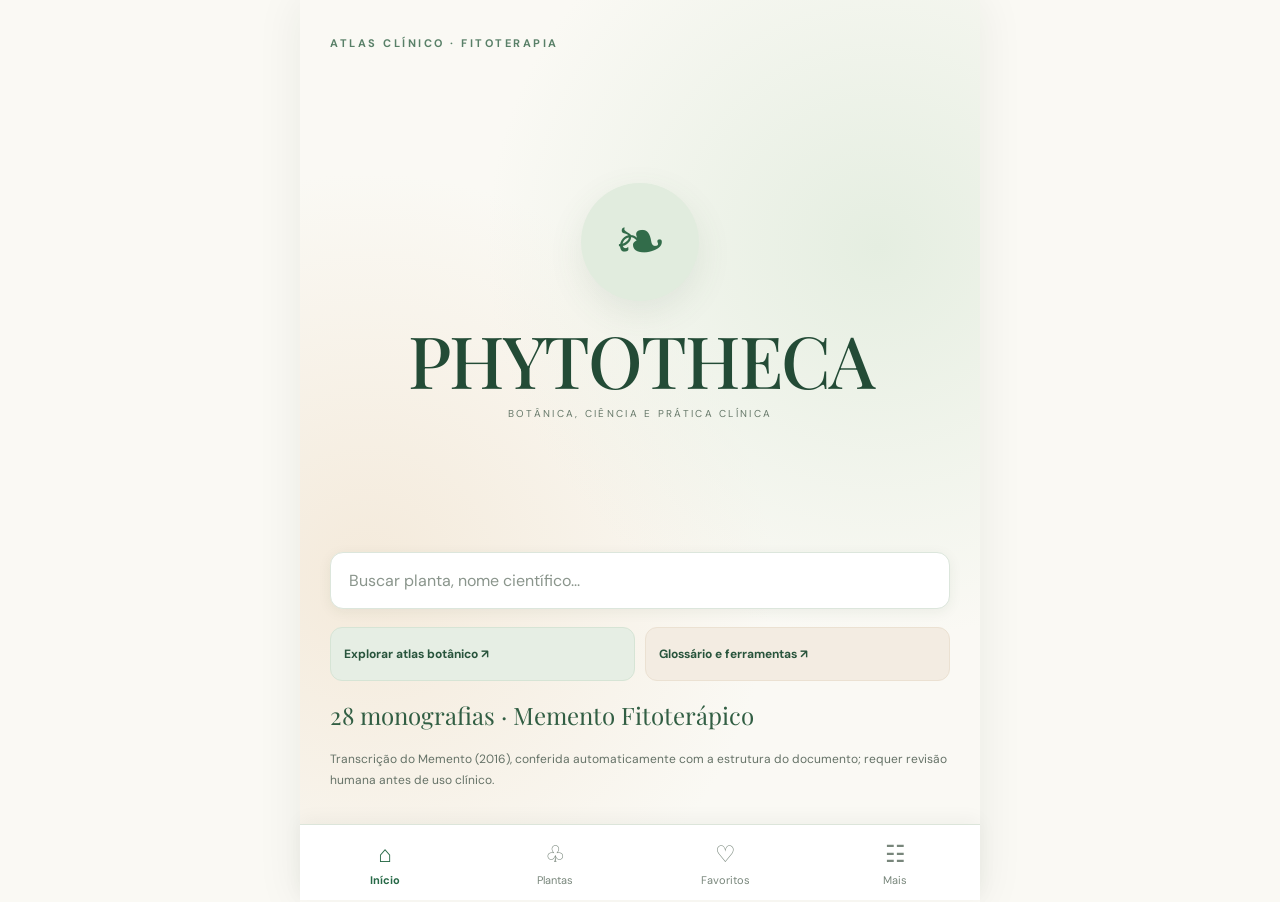
<file: index.html>
<!doctype html><html lang="pt-BR"><head><meta charset="utf-8"><meta name="viewport" content="width=device-width,initial-scale=1"><meta name="theme-color" content="#faf9f4"><title>PHYTOTHECA · Atlas de fitoterapia</title><link rel="preconnect" href="https://fonts.googleapis.com"><link href="https://fonts.googleapis.com/css2?family=Cormorant+Garamond:wght@400;500;600&family=DM+Sans:wght@400;500;600;700&display=swap" rel="stylesheet"><style>

@import url('https://fonts.googleapis.com/css2?family=DM+Sans:wght@400;500;600;700&family=Playfair+Display:ital,wght@0,500;0,600;0,700;1,500;1,600&display=swap');
:root{--bg:#faf9f4;--panel:#fff;--text:#26392d;--muted:#657267;--mint:#285e40;--accent:#6b876b;--line:#e1e8df}
*{box-sizing:border-box}html{background:#edf0e8}body{margin:0;background:#edf0e8;color:var(--text);font-family:'DM Sans',Arial,sans-serif}button,input{font:inherit}button{cursor:pointer}#app{max-width:680px;min-height:100dvh;margin:auto;background:var(--bg);padding-bottom:78px;box-shadow:0 0 45px #152b1d12}
.eyebrow{font-size:11px;letter-spacing:2.5px;text-transform:uppercase;color:#598068;font-weight:700}.small{font-size:12px;line-height:1.7;color:var(--muted)}
.hero{min-height:calc(100dvh - 76px);padding:36px 30px 34px;display:flex;flex-direction:column;justify-content:space-between;background:radial-gradient(ellipse at 85% 30%,#dcead7 0,transparent 42%),radial-gradient(ellipse at 0 70%,#f3e7d4 0,transparent 44%),#faf9f4;color:var(--text)}.hero-center{text-align:center;margin:auto 0}.hero-mark{width:118px;height:118px;border-radius:100%;display:grid;place-items:center;background:#e1ecde;color:#326c4a;font-size:63px;margin:0 auto 22px;box-shadow:0 12px 35px #4c6c4b1b}.hero h1{font:500 clamp(45px,10vw,72px)/1 'Playfair Display',Georgia,serif;margin:12px 0;color:#234b36;letter-spacing:-2px}.hero-sub{letter-spacing:2.3px;font-size:10px;color:#667869}.hero-bottom{display:grid;gap:18px}.search{width:100%;padding:17px 18px;border:1px solid #d9e2d7;border-radius:13px;background:#fff;color:var(--text);outline-color:#83b194;box-shadow:0 3px 14px #213a2310}.search::placeholder{color:#8a958c}.hero-actions{display:grid;grid-template-columns:1fr 1fr;gap:10px}.hero-actions button{background:#e6eee4;color:#28543c;padding:18px 13px;border:1px solid #d6e4d5;border-radius:12px;text-align:left;font-size:12px;font-weight:700}.hero-actions button:nth-child(2){background:#f3ece2;border-color:#ebe1d2}.hero-note{font:24px 'Playfair Display',Georgia,serif;color:#315e43}
.top{padding:35px 25px 18px}.top h2,.detail h2{font:600 clamp(35px,7vw,48px)/1.12 'Playfair Display',Georgia,serif;color:#244e37;margin:12px 0}.content,.detail{padding:0 25px 32px}.count{font-size:12px;color:#568069;margin:18px 0 14px}#list{display:grid;grid-template-columns:repeat(2,minmax(0,1fr));gap:12px;align-items:stretch}.plant{min-width:0;position:relative;display:flex;flex-direction:column;align-items:stretch;text-align:left;border:1px solid #e1e8df;border-radius:17px;padding:0 0 14px;overflow:hidden;background:#fff;box-shadow:0 5px 17px #1839200b;color:var(--text)}.plant:nth-child(4n+1){background:#edf3e9}.plant:nth-child(4n+2){background:#f6f0e4}.plant:nth-child(4n+3){background:#f4eae7}.plant:nth-child(4n+4){background:#eaf0f3}.thumb{width:100%;height:126px;display:grid;place-items:center;flex-shrink:0;background:linear-gradient(135deg,#d5e4d0,#e8eee0);color:#59876c;font-size:48px}.plant:nth-child(4n+2) .thumb{background:linear-gradient(135deg,#e5e5cc,#f4ead9)}.plant:nth-child(4n+3) .thumb{background:linear-gradient(135deg,#e7ddd5,#f4e5df)}.plant:nth-child(4n+4) .thumb{background:linear-gradient(135deg,#d5e4e7,#e9eef0)}.plant .plant-name{padding:12px 12px 0;min-width:0}.plant strong{display:block;font:600 clamp(15px,3.4vw,20px)/1.3 'Poppins',Arial,sans-serif;color:#244d38;overflow-wrap:anywhere}.plant em{display:block;color:#647268;font:normal 12px/1.5 'DM Sans',Arial,sans-serif;margin-top:7px}.arrow{position:absolute;right:12px;bottom:10px;color:#3c7653;font-size:20px}
.detail-hero{height:185px;background:radial-gradient(circle at 75% 35%,#e6eedf,transparent 50%),linear-gradient(135deg,#dce9d8,#f1f2e7);display:grid;place-items:center;color:#5b8a69;font-size:85px}.detail{padding-top:24px}.back{background:none;color:#2a6b48;border:0;padding:0;font-size:13px;font-weight:700}.latin{font:500 17px/1.5 'Poppins',Arial,sans-serif;color:#627468}.detail-title{display:flex;justify-content:space-between;align-items:center;gap:8px}.favorite{font-size:30px;background:none;border:0;color:#286443}.tabs{display:grid;grid-template-columns:repeat(2,minmax(0,1fr));gap:10px;overflow:visible;padding:23px 0}.tabs button{white-space:normal;min-height:65px;border:1px solid #dce4d8;border-radius:13px;padding:12px;background:#eaf2e7;color:#294a36;font-size:13px;font-weight:700;text-align:left;display:flex;align-items:center;gap:8px}.tabs button:nth-child(4n+2){background:#f6eee1}.tabs button:nth-child(4n+3){background:#e8eff4}.tabs button:nth-child(4n+4){background:#f5e9ec}.tabs button.active{background:#2c6a4a;color:#fff;border-color:#2c6a4a}.tab-icon{font-size:19px;flex-shrink:0}.section{padding:23px 0;border-bottom:1px solid var(--line)}.section h3{font:600 clamp(25px,5vw,31px)/1.2 'Playfair Display',Georgia,serif;color:#254d36;margin:0 0 10px}.section p{font-size:14px;line-height:1.85;color:#34483a;white-space:pre-line;margin:0}.section .label{font-size:10px;letter-spacing:2px;text-transform:uppercase;color:#6d896d;font-weight:700;margin-bottom:12px}.safety h3{color:#915d53}.notice{border-left:3px solid #b38b64;border-radius:0 10px 10px 0;background:#f5efe4;color:#4c594d;padding:13px 16px;font-size:12px;line-height:1.75;margin-top:20px}.nav{position:fixed;bottom:0;left:50%;transform:translateX(-50%);max-width:680px;width:100%;display:grid;grid-template-columns:repeat(4,1fr);background:#fff;border-top:1px solid #dce4dc;height:76px;z-index:10;box-shadow:0 -4px 18px #19351d0c}.nav button{background:none;border:0;color:#78867b;font-size:11px}.nav button b{display:block;font-size:23px;font-weight:400;margin-bottom:4px}.nav button.active{color:#276947;font-weight:700}.field{display:grid;gap:7px;margin:15px 0}.field label{font-size:12px;color:var(--muted)}.field input{padding:13px;background:#fff;border:1px solid var(--line);color:var(--text);border-radius:9px}.action{background:#286a49;color:#fff;border:0;border-radius:9px;padding:13px 18px}.result{padding:20px;border:1px solid var(--line);margin-top:20px;background:#fff;border-radius:14px}.result strong{font:40px 'Playfair Display',Georgia,serif;color:#276746}a{color:#286a49}
@media(max-width:390px){.top,.content,.detail{padding-left:18px;padding-right:18px}.hero{padding-left:20px;padding-right:20px}#list{gap:9px}.thumb{height:100px}.plant .plant-name{padding:10px 9px 0}.plant strong{font-size:17px}.tabs{gap:8px}.tabs button{font-size:12px;padding:10px}}

/* Fotografias botânicas por espécie, sem aplicar a mesma foto a todas as fichas. */
.thumb.has-photo{
  background-size:cover!important;
  background-repeat:no-repeat!important;
  background-position:center center!important;
  font-size:0!important;
}

.detail-hero.has-photo{
  background-size:contain!important;
  background-repeat:no-repeat!important;
  background-position:center center!important;
  font-size:0!important;
}
/* PHYTOTHECA - revisão visual 21/10/2026 */
@import url('https://fonts.googleapis.com/css2?family=Poppins:wght@400;500;600;700&display=swap');
html,body,#app{background:#faf9f4!important;color:#253a2e!important}
.hero{background:radial-gradient(circle at 85% 30%,#e5eee1,transparent 48%),radial-gradient(circle at 10% 70%,#f4eadb,transparent 48%),#faf9f4!important;color:#253a2e!important}
.top,.content,.detail{background:#faf9f4!important;color:#253a2e!important}
.plant,.plant:nth-child(n){background:#fff!important;border-color:#e0e7dc!important;box-shadow:0 5px 20px #1a372112!important}
.plant:nth-child(4n+1){background:#edf4e9!important}.plant:nth-child(4n+2){background:#f6f0e4!important}.plant:nth-child(4n+3){background:#f4eae7!important}.plant:nth-child(4n+4){background:#eaf0f3!important}
.plant strong,.plant .plant-name strong{font-family:'Poppins',Arial,sans-serif!important;font-style:normal!important;font-weight:600!important;font-size:clamp(15px,3.4vw,20px)!important;line-height:1.35!important;color:#244a37!important;letter-spacing:-.3px!important}
.latin{font-family:'Poppins',Arial,sans-serif!important;font-style:normal!important;font-size:16px!important;color:#4e6858!important}
.plant em{font-family:'Poppins',Arial,sans-serif!important;font-style:normal!important;color:#607264!important}
.search,.field input{background:#fff!important;color:#26392d!important;border:1px solid #dce6dc!important}
.tabs button{font-family:'Poppins',Arial,sans-serif!important}

.nav{background:#fff!important;border-top:1px solid #dce5da!important}
</style></head><body><div id="app"></div><script>
const plants=[{"scientific":"Actaea racemosa L.","name":"Cimicífuga","id":0,"page":18,"fields":{"Família":"Ranunculaceae.(1) Sinonímia: Cimicifuga racemosa (L.) Nutt.","Nomenclatura popular":"Cimicifuga.(2)","Parte utilizada/órgão vegetal":"Raiz ou rizoma.(2)","INDICAÇÕES TERAPÊUTICAS":"Alívio dos sintomas do climatério, como rubor, fogachos, transpiração excessiva, palpitações, alterações do humor, ansiedade e depressão.(2)","CONTRAINDICAÇÕES":"Contraindicado para pacientes com histórico de hipersensibilidade a qualquer um dos componentes do fitoterápico. Pacientes portadoras de insuficiência hepática.(3) Esse fitoterápico é contraindicado durante a gravidez.(11,15)","PRECAUÇÕES DE USO":"Pacientes devem ser alertadas quanto ao aparecimento e sintomas sugestivos de insuficiência hepática, tais como astenia, inapetência, icterícia cutânea ou de escleróticas, epigastralgia severa acompanhada de náusea e vômito ou urina com coloração escura.(15) Nesses casos, deve-se suspender o uso. É necessária precaução em pacientes alérgicos à aspirina ou outros salicilatos.(15) Em associação à terapia de reposição hormonal, deve manter-se avaliação médica a cada seis meses.(4,15)","EFEITOS ADVERSOS":"Pode causar desconforto gastrointestinal, erupção cutânea,(12,13) cefaleia e tontura.(4,15)","INTERAÇÕES MEDICAMENTOSAS":"Pode ocorrer antagonização do efeito imunossupressor promovido pela ciclosporina e azatioprina, ou seja, uma imunoestimulação podendo levar à rejeição em pacientes transplantadas que fazem uso desse fitoterápico.(5) Pode ocorrer interação com a atorvastatina.(15) Deve ser utilizada com cautela se associado a outros agentes hipotensores, como betabloqueadores (metoprolol ou propanolol) e bloqueadores dos canais de cálcio (diltiazem ou verapamil).(6,15) Pode ocorrer interação com analgésicos e anestésicos e efeitos aditivos com agentes gastrointestinais.(15)","FORMAS FARMACÊUTICAS":"Cápsulas e comprimidos contendo a droga vegetal, extrato seco etanólico ou isopropílico.(9) Armazenar ao abrigo da luz em local fechado.(2)","VIAS DE ADMINISTRAÇÃO E POSOLOGIA (DOSE E INTERVALO)":"Oral. Dose diária: 6 mg extrato seco (extrato etanólico).(10) 40-200 mg de rizomas secos de cimicifuga diariamente divididos em doses ou 0,4-2 mL da tintura (1:10) em etanol a 60%, diariamente. A raiz em pó ou o chá 1-2 g, três vezes por dia.(15)","TEMPO DE UTILIZAÇÃO":"Não deve ser utilizada por mais de 6 meses.(14) O tempo de uso depende da indicação terapêutica e da evolução do quadro acompanhado pelo profissional prescritor.","SUPERDOSAGEM":"Pode causar vertigem, cefaleia, náusea, vômito, hipotensão arterial, distúrbios visuais e circulatórios.(7)","PRESCRIÇÃO":"Fitoterápico, somente sob prescrição médica."}},{"scientific":"Aesculus hippocastanum L.","name":"Castanha-da-índia","id":1,"page":21,"fields":{"Família":"Sapindaceae.(1)","Nomenclatura popular":"Castanha-da-índia.(2)","Parte utilizada/órgão vegetal":"Semente.(2)","INDICAÇÕES TERAPÊUTICAS":"Para o tratamento da insuficiência venosa e fragilidade capilar.(3,4,5)","CONTRAINDICAÇÕES":"Pacientes com histórico de hipersensibilidade e alergia a qualquer um dos componentes do fitoterápico não devem fazer uso do produto. Esse fitoterápico é contraindicado para pessoas com hipersensibilidade a escina ou a extratos de A. hippocastanum e pacientes com insuficiência renal ou hepática.(6) Há indícios de que a absorção de escina seja maior em crianças, predispondo-as a maior toxicidade.(7)","PRECAUÇÕES DE USO":"Toxicidade renal e hepática foram relatadas com o uso de preparados a base de A. hippocastanum em pacientes propensos a esse tipo de distúrbios.(6) Embora não existam restrições, pacientes idosos só devem utilizar o fitoterápico com orientação médica. De acordo com a categoria de risco de fármacos destinados às mulheres grávidas, esse fitoterápico está incluído na categoria de risco C: não foram realizados estudos em animais e em mulheres grávidas; ou então, os estudos em animais revelaram risco, mas não existem estudos disponíveis realizados em mulheres grávidas. Esse fitoterápico não deve ser utilizado por mulheres grávidas sem orientação médica, assim como por crianças e adolescentes.(18)","EFEITOS ADVERSOS":"Após ingestão do fitoterápico podem ocorrer, em casos isolados, prurido, náuseas e desconforto gátrico.(8,9) Raramente podem ocorrer irritação da mucosa gástrica e refluxo.(7)","INTERAÇÕES MEDICAMENTOSAS":"Esse fitoterápico não deve ser administrado com anticoagulantes orais, pois pode potencializar seu efeito anticoagulante.(7) Cerca de 90% de escina ligamse às proteínas plasmáticas, podendo interferir com a distribuição de outras drogas.(6,7) Um caso de insuficiência renal foi relatado após administração concomitante de escina e o antibiótico gentamicina.(10)","FORMAS FARMACÊUTICAS":"Cápsulas ou comprimidos contendo extrato etanólico seco padronizado e gel.(3) Armazenar ao abrigo da luz e de umidade.(3)","VIAS DE ADMINISTRAÇÃO E POSOLOGIA (DOSE E INTERVALO)":"Oral. Dose diária: 250 a 312 mg (dividida em duas vezes ao dia) do extrato padronizado contendo 16 a 20% de glicosídeos triterpênicos (equivalente a 100 mg de escina).(3) Tópico. Gel para uso tópico contendo 2% de escina.(3)","TEMPO DE UTILIZAÇÃO":"Não foram encontrados dados descritos na literatura consultada sobre o tempo máximo de utilização. O tempo de uso depende da indicação terapêutica e da evolução do quadro acompanhado pelo profissional prescritor.","SUPERDOSAGEM":"Se ingerido em altas doses esse fitoterápico pode causar vômitos, diarreia, fraqueza, espasmos musculares, dilatação da pupila, falta de coordenação e distúrbios da visão e da consciência.(11) Assim como todos os extratos vegetais ricos em saponinas, podem ocorrer irritação da mucosa gástrica e refluxo. Quando grande quantidade de escina é absorvida através da mucosa gastrointestinal irritada ou lesionada, pode ocorrer hemólise, associada a dano renal.(12,13) Em caso de superdosagem, suspender o fitoterápico imediatamente. Recomenda-se tratamento de suporte sintomático com medidas habituais de apoio e controle das funções vitais. Aesculus hippocastanum L.","PRESCRIÇÃO":"Fitoterápico, isento de prescrição médica."}},{"scientific":"Allium sativum L.","name":"Alho","id":2,"page":24,"fields":{"Família":"Amaryllidaceae.(1)","Nomenclatura popular":"Alho.(2,3)","Parte utilizada/órgão vegetal":"Bulbos frescos ou secos.(3,4)","INDICAÇÕES TERAPÊUTICAS":"Indicado como coadjuvante no tratamento de bronquite crônica, asma, como expectorante,(5) e como preventivo de alterações vasculares.(5,6) Coadjuvante no tratamento de hiperlipidemia, hipertensão arterial leve a moderada, dos sintomas de gripes e resfriados e auxiliar na prevenção da aterosclerose. (3,4,5,7,8)","CONTRAINDICAÇÕES":"Contraindicado para grávidas, pacientes com gastrite, úlcera gastroduodenal, hipertireoidismo, distúrbios da coagulação ou em tratamento com anticoagulantes,(9,10) histórico de hipersensibilidade e alergia a qualquer um dos componentes do fitoterápico.(4) Não deve ser usado em pré ou pós-operatórios, devendo ser suspenso pelo menos 10 dias antes de procedimentos cirúrgicos.(9,10)","PRECAUÇÕES DE USO":"Não usar em casos de hemorragia e tratamento com anticoagulantes e anti-hipertensivos.(4) Suspender o uso do fitoterápico duas semanas antes de intervenções cirúrgicas. Não usar em pessoas com gastrite, úlcera gastroduodenal, hipotensão arterial e hipoglicemia. Pode potencializar os efeitos antitrombóticos de fármacos anti-inflamatórios.(5)","EFEITOS ADVERSOS":"Esse fitoterápico pode causar ardência na cavidade oral e no trato gastrointestinal,(5) mialgia, fadiga, vertigem,(11) sudorese, bem como reações alérgicas e asma.(12) O uso desse fitoterápico pode causar decréscimo do hematócrito e da viscosidade sanguínea, aumentando o risco de sangramento pós-operatório,(13) bem como hematoma epidural espontâneo.(14) Efeitos gastrointestinais, tais como desconforto abdominal, náuseas, vômitos e diarreia também são possíveis. Odores corporais característicos de alho podem ocorrer com o uso desse fitoterápico.(15)","INTERAÇÕES MEDICAMENTOSAS":"Foi descrita interação potencial entre Allium sativum e varfarina.(4,5) Esse fitoterápico não pode ser utilizado em associação com anticoagulantes orais, heparina, agentes trombolíticos, antiagregantes plaquetários e anti-inflamatórios não-esteroidais, por aumentarem o risco de hemorragias.(16) A associação desse fitoterápico com inibidores da protease pode reduzir as concentrações séricas dessa classe, aumentando o risco de resistência ao antiretroviral e falhas no tratamento.(17,18) Além disso, pode diminuir a efetividade da clorzoxazona por induzir o seu metabolismo.(19,20)","FORMAS FARMACÊUTICAS":"Tintura, alcoolatura, extrato fluido e cápsulas com o óleo.(3,4,32)","VIAS DE ADMINISTRAÇÃO E POSOLOGIA (DOSE E INTERVALO)":"Oral. Tintura (1:5 em álcool 45%): acima de 12 anos tomar 50 a 100 gotas (2,5 a 5 mL) da tintura diluídas em 75 mL de água, duas a três vezes ao dia. (3) Óleo: 2-5 mg (dose diária).(4) Pó seco: 0,4-1,2 g (dose diária).(4) Alcoolatura e extrato fluido: 1 a 2 mL diluídos em 75 ml de água duas vezes ao dia.(32,33)","TEMPO DE UTILIZAÇÃO":"Não foram encontrados dados descritos na literatura consultada sobre o tempo máximo de utilização. O tempo de uso depende da indicação terapêutica e da evolução do quadro acompanhada pelo profissional prescritor.","SUPERDOSAGEM":"Não foram encontrados dados descritos na literatura consultada sobre problemas decorrentes de superdosagem. Em caso de administração de quantidades acima das recomendadas, suspender o uso e manter o paciente sob observação.","PRESCRIÇÃO":"Fitoterápico isento de prescrição médica. Allium sativum L."}},{"scientific":"Aloe vera (L.) Burm.f.","name":"Babosa","id":3,"page":28,"fields":{"Família":"Xanthorrhoeaceae.(1)","Nomenclatura popular":"Babosa, aloe.(2,3,4)","Parte utilizada/órgão vegetal":"Gel incolor mucilaginoso de folhas frescas.(4)","INDICAÇÕES TERAPÊUTICAS":"Queimaduras de primeiro e segundo graus, e como cicatrizante.(5,6)","CONTRAINDICAÇÕES":"É contraindicado em pacientes com hipersensibilidade aos componentes do fitoterápico e, em casos de alergia conhecida às plantas da família Xanthrrorhoeacea.(5)","PRECAUÇÕES DE USO":"Orientar a não utilização do produto se apresentar alteração da coloração.(5)","EFEITOS ADVERSOS":"Foram relatados alguns casos de dermatite de contato que podem estar associados à presença de constituintes antracênicos, comumente encontrados na parte externa da folha que não deve ser utilizada nas preparações farmacêuticas.(5)","INTERAÇÕES MEDICAMENTOSAS":"Não foram encontrados dados descritos na literatura consultada.","FORMAS FARMACÊUTICAS":"Gel hidrofílico e pomada.(5)","VIAS DE ADMINISTRAÇÃO E POSOLOGIA (DOSE E INTERVALO)":"Tópica. Aplicar na área afetada uma a três vezes ao dia.(6)","TEMPO DE UTILIZAÇÃO":"Não foram encontrados dados descritos na literatura consultada sobre o tempo máximo de utilização. O tempo de uso depende da indicação terapêutica e da evolução do quadro acompanhada pelo profissional prescritor.","SUPERDOSAGEM":"Não foram encontrados dados descritos na literatura consultada sobre problemas decorrentes de superdosagem. Em caso de administração de quantidades acima das recomendadas, suspender o uso e manter o paciente em observação.","PRESCRIÇÃO":"Fitoterápico isento de prescrição médica."}},{"scientific":"Calendula officinalis L.","name":"Calêndula","id":4,"page":30,"fields":{"Família":"Asteraceae.(1)","Nomenclatura popular":"Calêndula.(2)","Parte utilizada/órgão vegetal":"Flores.(3)","INDICAÇÕES TERAPÊUTICAS":"Uso externo como anti-inflamatório, cicatrizante e antisséptico.(4) Para o tratamento de lesões da pele e mucosas, promovendo a cicatrização e modulando os possíveis focos inflamatórios.(5,6)","CONTRAINDICAÇÕES":"Contraindicado a pacientes com histórico de hipersensibilidade ou alergia aos componentes do fitoterápico ou a outras plantas da família Asteraceae. (7) Não deve ser administrado durante a gravidez, lactação ou para crianças sem supervisão médica.(8)","PRECAUÇÕES DE USO":"Não foram encontrados dados descritos na literatura consultada.","EFEITOS ADVERSOS":"Reações alérgicas e sensibilização da pele foram relatadas. Efeitos espermicida, antifertilizante e uterotônico também foram relatados.(7)","INTERAÇÕES MEDICAMENTOSAS":"Não foram encontrados dados descritos na literatura consultada.","FORMAS FARMACÊUTICAS":"Infusão: 1 a 2 g em 150 mL de água.(4) Tintura: 1:10 em álcool 70% ou 1:5 em álcool 90% .(4,8,9) Extrato fluido: 1:1 em álcool 40%.(9) Gel: com extrato glicólico a 10%.(8) Creme: com extrato glicólico a 10%.(8) Pomada (base de lanovaselina) a 10% com extrato hidroalcoolico (tintura 1:5).(34)","VIAS DE ADMINISTRAÇÃO E POSOLOGIA (DOSE E INTERVALO)":"Tópica Infusão: aplicar três vezes ao dia com auxílio de algodão ou sob a forma de bochechos ou gargarejos.(28) Tintura: realizar bochechos ou gargarejos com 25 mL de tintura diluída em 100 mL de água.(28) Gel: aplicar na área afetada três vezes ao dia a formulação contendo 10% da tintura.(28) Creme ou pomada: aplicar na área afetada três vezes ao dia nos casos de eczemas ou uma vez ao dia nos casos de feridas a formulação contendo 10% do extrato glicólico.(28, 34)","TEMPO DE UTILIZAÇÃO":"O tempo de uso depende da indicação terapêutica e da evolução do quadro acompanhada pelo profissional prescritor.","SUPERDOSAGEM":"Não foram encontrados dados descritos na literatura consultada sobre problemas decorrentes de superdosagem para o uso externo. Em caso de administração de quantidades acima das recomendadas ou por outra via, suspender o uso e manter o paciente sob observação.","PRESCRIÇÃO":"Fitoterápico, isento de prescrição médica."}},{"scientific":"Cynara scolymus L.","name":"Alcachofra","id":5,"page":35,"fields":{"Família":"Asteraceae.(1)","Nomenclatura popular":"Alcachofra.(2)","Parte utilizada/órgão vegetal":"Folhas.(2)","INDICAÇÕES TERAPÊUTICAS":"Antidispéptico, antiflatulento, diurético. Auxiliar na prevenção da aterosclerose. Coadjuvante no tratamento de dislipidemia mista leve a moderada e como auxiliar nos sintomas da síndrome do intestino irritável.(3,4,16,17,18,19,20)","CONTRAINDICAÇÕES":"Contraindicado para pacientes com histórico de hipersensibilidade e alergia a qualquer um dos componentes do fitoterápico ou a outras plantas da família Asteraceae.(4) Também é contraindicado em casos de obstrução do ducto biliar, gravidez e lactação.(4,5,6)","PRECAUÇÕES DE USO":"O uso concomitante com diuréticos em casos de hipertensão arterial ou cardiopatia deve ser realizado sob estrita supervisão médica, dada à possibilidade de haver descompensação da pressão arterial, ou, se a eliminação de potássio for considerável, pode ocorrer potencialização de fármacos cardiotônicos.(4) A ocorrência de hipersensibilidade para C. scolymus foi relatada, devido à presença de lactonas sesquiterpênicas como a cinaropicrina.(4) Não existem estudos disponíveis para recomendar o uso em menores de 12 anos ou durante a gravidez.(4) Não deve ser utilizado por mulheres grávidas sem orientação médica.(4)","EFEITOS ADVERSOS":"Efeito laxante em pessoas sensíveis aos componentes do fitoterápico.(5)","INTERAÇÕES MEDICAMENTOSAS":"Redução da eficácia de medicamentos que interferem na coagulação sanguínea, como ácido acetilsalicílico e anticoagulantes cumarínicos (ex. varfarina).(4) Potenciais interações: pode diminuir as concentrações sanguíneas de fármacos de medicamentos metabolizados pelas CYP3A4, CYP2B6 e CYP2D6, uma vez que a C. scolymus é indutora dessas enzimas.","FORMAS FARMACÊUTICAS":"Droga vegetal encapsulada, comprimido (droga vegetal), infusão, e extrato seco padronizado.(3,5)","VIAS DE ADMINISTRAÇÃO E POSOLOGIA (DOSE E INTERVALO)":"Oral. Dose diária: 1-2 g de extrato seco aquoso.(3,7,8,9) Tomar duas cápsulas, de duas a quatro vezes ao dia.(5)","TEMPO DE UTILIZAÇÃO":"Se os sintomas persistirem por mais de 2 semanas durante o uso do fitoterápico, um médico deve ser consultado.","SUPERDOSAGEM":"Não foram encontrados dados descritos na literatura consultada sobre problemas decorrentes de superdosagem. Em caso de administração de quantidades acima das recomendadas, suspender o uso e manter o paciente sob observação.","PRESCRIÇÃO":"Fitoterápico isento de prescrição médica."}},{"scientific":"Echinacea purpurea (L.) Moench","name":"Equinácea","id":6,"page":38,"fields":{"Família":"Asteraceae.(1)","Nomenclatura popular":"Equinácea.(2)","Parte utilizada/órgão vegetal":"Raiz.(5)","INDICAÇÕES TERAPÊUTICAS":"Preventivo e coadjuvante no tratamento dos sintomas de resfriados.(5)","CONTRAINDICAÇÕES":"Devido à possível ativação de agressões auto-imunes e outras respostas imunes hiper-reativas, o fitoterápico não deve ser administrado em pacientes com esclerose múltipla, colagenose, Síndrome da Imunodeficiência Adquirida (SIDA), tuberculose, pacientes em uso de medicamentos imunossupressores e outras desordens auto-imunes.(3,4) Contraindicado para crianças, grávidas e pacientes com histórico de hipersensibilidade e alergia a qualquer um dos componentes do fitoterápico.(5)","PRECAUÇÕES DE USO":"Esse fitoterápico não deve ser utilizado por grávidas e lactantes sem orientação médica.(3) Não deve ser utilizado em casos de doenças auto-imunes (encefalites difusa, eritema nodoso, trombocitopenia imunomediada, síndrome de Evans, síndrome de Sjögren com disfunção tubular renal), infecções por HIV e tuberculose. Leucopenia pode ocorrer pela utilização a longo prazo (mais de 8 semanas).(5)","EFEITOS ADVERSOS":"Pode causar febre e distúrbios gastrointestinais, como náusea, vômito e paladar desagradável logo após a ingestão. Raras reações alérgicas tais como prurido e agravamento de quadros asmáticos.(4) Reações de hipersensibilidade foram relatadas, como dermatite atópica, urticária, Síndrome de Stevens Johnson, angioedema da pele, edema Quincke e broncoespasmo.","INTERAÇÕES MEDICAMENTOSAS":"Deve ser administrado com cautela em associação com fármacos cujo metabolismo é dependente das enzimas CYP.(6)","FORMAS FARMACÊUTICAS":"Cápsulas e comprimidos contendo extrato seco (etanólico).(3) Raiz seca pulverizada.(5)","VIAS DE ADMINISTRAÇÃO E POSOLOGIA (DOSE E INTERVALO)":"Oral: extrato seco 250 mg, 1 a 3 vezes ao dia (equivalente a 10-30 mg de ácido chicórico por dia).(2) Extrato seco (5,5 - 7.5:1) 30 mg de extrato, equivalente a 200 mg de droga vegetal: 6-9 comprimidos por dia.(5) Raiz seca pulverizada, tomar duas cápsulas, três vezes ao dia.(4,5,13)","TEMPO DE UTILIZAÇÃO":"Não utilizar por mais que 8 semanas sucessivas.(3)","SUPERDOSAGEM":"Não foram encontrados dados descritos na literatura consultada sobre problemas decorrentes de superdosagem. Em caso de administração acima das doses recomendadas, suspender o uso e manter o paciente sob observação.(5)","PRESCRIÇÃO":"Fitoterápico somente sob prescrição médica."}},{"scientific":"Equisetum arvense L.","name":"Cavalinha","id":7,"page":40,"fields":{"Família":"Equisetaceae.(1)","Nomenclatura popular":"Cavalinha.(2)","Parte utilizada/órgão vegetal":"Folhas e partes aéreas.(3)","INDICAÇÕES TERAPÊUTICAS":"Diurético.(4,5)","CONTRAINDICAÇÕES":"Contraindicado para menores de 12 anos, grávidas, lactantes e pacientes com histórico de hipersensibilidade e alergia a qualquer um dos componentes do fitoterápico.(6,7,8) Contraindicado para pacientes nos quais a ingestão reduzida de líquidos é recomendada (por exemplo, doenças cardíacas e renais severas).(8)","PRECAUÇÕES DE USO":"A ingestão crônica diminui níveis da vitamina B1 (tiamina) e o efeito diurético pode causar a perda de potássio (hipocalemia).(7) Em pacientes que apresentam insuficiência renal crônica e que fazem uso de medicamentos que alteram níveis de potássio, pode causar hipercalemia.(8) Se as queixas ou sintomas tais como febre, disúria, espasmo ou hematúria ocorrerem durante o uso do fitoterápico um médico deverá ser consultado.(8) Para outras preparações, exceto o chá medicinal (infuso), recomenda-se manter a ingestão de líquidos apropriada.(8)","EFEITOS ADVERSOS":"Bloqueio atrioventricular transitório, distúrbios gastrointestinais e reações alérgicas.(8)","INTERAÇÕES MEDICAMENTOSAS":"O uso de extratos de E. arvense pode inibir a enzima CYP1A2, interferindo possivelmente com fármacos metabolizados por essa via.(9)","FORMAS FARMACÊUTICAS":"Tintura: (1:4-5) em solução hidroetanólica a 31,5% (p/p); Tintura (1:5) em solução hidroetanólica a 96% (v/v); Cápsula e comprimido contendo extrato seco (4- 7:1) com extração aquosa; Cápsula e comprimido contendo extrato seco (7,5-10,5:1) com extração hidroetanólica a 70% (v/v);(8) Chá medicinal (infusão).(10,11)","VIAS DE ADMINISTRAÇÃO E POSOLOGIA (DOSE E INTERVALO)":"Oral Adulto: a) infusão de folhas ou partes aéreas de 2-3 g em 250 mL de água fervente (xícara de chá), (8, 10, 12); b) droga vegetal rasurada: 570 mg; c) tintura:(1:4-5) em solução hidroetanólico a 31,5% (p/p): 20 gotas; d) tintura: (1:5) em solução hidroetanólico a 96% (v/v): 30 a 40 gotas; e) extrato seco (4-7:1) com extração aquosa: 185 mg; f) extrato seco (7,5-10,5:1) com extração hidroetanólica a 70% (v/v): 200 – 225 mg.(8) Dose diária: 3 doses; Dose diária máxima: 4 doses.(8)","TEMPO DE UTILIZAÇÃO":"Utilizar por duas a quatro semanas. Se os sintomas persistirem após uma semana do uso do fitoterápico um médico ou profissional da saúde qualificado deverá ser consultado.(8)","SUPERDOSAGEM":"Não foram encontrados dados descritos na literatura consultada sobre problemas decorrentes de superdosagem. Em caso de administração de quantidades acima das recomendadas o paciente deve ser observado.","PRESCRIÇÃO":"Fitoterápico, isento de prescrição médica. Equisetum arvense L."}},{"scientific":"Ginkgo biloba L.","name":"Ginkgo","id":8,"page":43,"fields":{"Família":"Ginkgoaceae.(1)","Nomenclatura popular":"Ginkgo.(2)","Parte utilizada/órgão vegetal":"Folhas.(2)","INDICAÇÕES TERAPÊUTICAS":"Vertigem e zumbidos (tinitus) resultantes de distúrbios circulatórios, distúrbios circulatórios periféricos, como cãimbras.(2,3)","CONTRAINDICAÇÕES":"Contraindicado para menores de 12 anos, grávidas e a lactantes e pacientes com histórico de hipersensibilidade e alergia a qualquer um dos componentes do fitoterápico. Pacientes com coagulopatias ou em uso de anticoagulantes e antiagregantes plaquetários devem ser cuidadosamente monitorados.","PRECAUÇÕES DE USO":"O uso do G. biloba deve ser suspenso pelo menos três dias antes de procedimentos cirúrgicos.(3,4) Deve ser evitado em pacientes que apresentam crises convulsivas, principalmente se essas estiverem relacionadas com o uso de preparações com Ginkgo biloba.(5)","EFEITOS ADVERSOS":"Podem ocorrer distúrbios gastrointestinais, cefaleia e reações alérgicas cutâneas (hiperemia, edema e prurido).(4) Também foram relatados enjoos, palpitações, hemorragias e hipotensão.(6) Casos de hemorragia subaracnoidea, hematoma subdural, hemorragia intracerebral, hematoma subfrênico, hemorragia vítrea e sangramento pós-operatório foram relatados em pacientes que faziam uso de G. biloba isoladamente.(7,9)","INTERAÇÕES MEDICAMENTOSAS":"A associação desse medicamento com anticoagulantes, antiplaquetários, anti-inflamatórios não esteroidais (AINES) e/ou agentes trombolíticos pode aumentar o risco de hemorragias. Esse medicamento pode diminuir a efetividade dos anticonvulsivantes e pode alterar os efeitos da insulina, aumentando a sua depuração. Pode provocar mudanças no estado mental quando associado à buspirona ou ao Hypericum perforatum. Pode potencializar o efeito dos inibidores da monoaminaoxidase e pode aumentar o risco dos efeitos colaterais da nifedipina. Pode aumentar o risco de aparecimento da síndrome serotoninérgica quando associado aos inibidores da recaptação de serotonina e pode causar hipertensão arterial em uso concomitante com os diuréticos tiazídicos, segundo relato de caso.(7,8) A associação desse medicamento com omeprazol pode acarretar diminuição de nível sérico do omeprazol.(10) A associação com trazodona pode trazer risco de sedação excessiva.(11) O uso concomitante de G. biloba pode aumentar os riscos de eventos adversos causados pela risperidona, como, por exemplo, priapismo. (12) A associação com papaverina pode acarretar potencialização de efeitos terapêuticos e adversos.(13) Se o medicamento for administrado concomitantemente com anticoagulantes (ex. fenoprocoumon e varfarina) ou medicamentos antiplaquetários (por exemplo, clopidogrel, ácido acetilsalicílico e outros fármacos anti-inflamatórios não esteróides), o efeito pode ser influenciado.Os estudos disponíveis com varfarina não indicam que há uma interação entre varfarina e produtos de G. biloba, mas um acompanhamento adequado é aconselhável. Um estudo de interação com talinolol indicou que G. biloba pode inibir a P-glicoproteína intestinal. Isso pode dar origem a maior exposição dos fármacos marcadamente afetados pela P-glicoproteína no intestino, tais como etexilato de dabigatrano. Deve-se acompanhar a combinação de G. biloba e dabigatran. Não é recomendado o uso concomitante de preparações de G. biloba e efavirenz, pois há a diminuição plasmática por indução da atividade de CYP3A4.","FORMAS FARMACÊUTICAS":"Capsula e comprimido revestido contendo o extrato padronizado (extrato seco das folhas secas) contendo 22–27% de flavonoides glicosilados e 5–7% de lactonas terpênicas (constituídas por aproximadamente 2,8–3,4% de gingkolídeos A, B, e C, além de 2,6–3,2% de bilobalídeo). O teor de ácido ginkgólico é inferior a 5 mg/kg. Soluções para uso oral preparados com o extrato padronizado.(14) Ginkgo biloba L.","VIAS DE ADMINISTRAÇÃO E POSOLOGIA (DOSE E INTERVALO)":"Oral. Extrato seco: 120–240 mg diariamente, divididos em 2 ou 3 doses (40 mg de extrato equivale a 1,4-2,7g de folhas).(14) Extrato fluido (1:1): 0,5 mL, 3 vezes ao dia.(14)","TEMPO DE UTILIZAÇÃO":"Não foram encontrados dados descritos na literatura consultada sobre o tempo máximo de utilização. O tempo de uso depende da indicação terapêutica e da evolução do quadro acompanhada pelo profissional prescritor.","SUPERDOSAGEM":"Em caso de administração de quantidades acima das recomendadas, suspender o uso e manter o paciente em observação.","PRESCRIÇÃO":"Fitoterápico somente sob prescrição médica."}},{"scientific":"Glycine max (L.) Merr.","name":"Soja","id":9,"page":47,"fields":{"Família":"Leguminosae.(1)","Nomenclatura popular":"Soja.(2,3)","Parte utilizada/órgão vegetal":"Sementes.(2,4,5)","INDICAÇÕES TERAPÊUTICAS":"Esse fitoterápico é indicado como coadjuvante no alívio dos sintomas do climatério: sintomas vasomotores, tais como: ondas de calor e sudorese. É considerado modulador seletivo de receptores estrogênicos.(2,6)","CONTRAINDICAÇÕES":"Esse fitoterápico é contraindicado para menores de 12 anos. Pacientes com histórico de hipersensibilidade e alergia a qualquer um dos componentes do fitoterápico não devem fazer uso do mesmo.","PRECAUÇÕES DE USO":"Pode ocorrer reação alérgica cruzada com amendoim.(2) De acordo com a categoria de risco de fármacos destinados às mulheres grávidas, esse fitoterápico está incluído na categoria de risco C. Não há estudos disponíveis sobre a teratogenicidade de preparações com alta concentração de isoflavonas, bem como não há evidências científicas disponíveis sobre a segurança de seu uso durante a gestação e lactação, devendo seu emprego ser evitado nessas condições. Esse fitoterápico não deve ser utilizado por mulheres grávidas e em amamentação sem orientação médica.(2)","EFEITOS ADVERSOS":"O uso desse fitoterápico pode provocar distúrbios gastrointestinais leves como constipação, flatulência e náusea.(7) Nas doses diárias recomendadas, não foram relatadas reações adversas graves.(8)","INTERAÇÕES MEDICAMENTOSAS":"Evitar a associação desse fitoterápico com contraceptivos e outros medicamentos de ação estrogênica.(10) A efetividade do tamoxifeno pode ser diminuída por medicamentos à base de soja.(11) A proteína da soja pode reduzir a absorção de levotiroxina no trato digestivo, portanto não se deve tomar os dois medicamentos concomitantemente. É necessário aguardar 2 horas entre uma e outra tomada.(7) As isoflavonas genisteína e daidzeína podem bloquear a tireóide peroxidase e inibir a síntese de tiroxina. Pode ocorrer hipotireoidismo durante tratamentos prolongados.(12) O uso de medicamentos que alteram a microbiota intestinal, como os antibióticos, pode interferir no metabolismo das isoflavonas.(7)","FORMAS FARMACÊUTICAS":"Cápsulas contendo extrato de G. max: padronizado para conter no mínimo 400 mg em isoflavonas.(2)","VIAS DE ADMINISTRAÇÃO E POSOLOGIA (DOSE E INTERVALO)":"Oral. A dose diária deve estar entre 50 e 120 mg de isoflavonas.(6)","TEMPO DE UTILIZAÇÃO":"Não foram encontrados dados descritos na literatura consultada sobre o tempo máximo de utilização. O tempo de uso depende da indicação terapêutica e da evolução do quadro acompanhada pelo profissional prescritor.","SUPERDOSAGEM":"Não foram encontrados dados descritos na literatura consultada sobre problemas decorrentes de superdosagem. Em caso de ingestão de quantidades acima das recomendadas o paciente deve ser observado.","PRESCRIÇÃO":"Fitoterápico, isento de prescrição medica."}},{"scientific":"Harpagophytum procumbens DC. e Harpagophytum zeyheri Ihlenf. & H. Hartmann","name":"Garra-do-diabo","id":10,"page":51,"fields":{"Família":"Pedaliaceae.(1)","Nomenclatura popular":"Garra-do-diabo.(2)","Parte utilizada/órgão vegetal":"Raízes secundárias.(2)","INDICAÇÕES TERAPÊUTICAS":"Alívio de dores articulares moderadas e lombalgia aguda.(2)","CONTRAINDICAÇÕES":"A pacientes com cálculos biliares.(3) É contraindicado para menores de 18 anos, lactantes, grávidas e pacientes com histórico de hipersensibilidade e alergia a qualquer um dos componentes do fitoterápico.(4)","PRECAUÇÕES DE USO":"Dores articulares acompanhadas de edema das articulações, com eritema ou febre devem ser avaliadas pelo médico. Como precaução geral, pacientes com úlcera gástrica e duodenal, intestino irritável e litíase biliar não devem fazer uso desse fitoterápico. H. procumbens deve ser administrado com cautela a pacientes com afecções cardiovasculares.(4)","EFEITOS ADVERSOS":"Diarreia,(5) náusea, vômito, dor abdominal, cefaleia, tontura e reações alérgicas cutânea.(4) Se ocorrerem as reações adversas mencionadas acima, um médico deverá ser consultado.","INTERAÇÕES MEDICAMENTOSAS":"Não foram observados efeitos induzidos pelo extrato de H. procumbens sobre o sistema enzimático citocromo P-450, sugerindo ausência de interação com fármacos metabolizados por essa via.(6)","FORMAS FARMACÊUTICAS":"Cápsula e comprimido gastroresistentes contendo extrato seco padronizado (30 a 100 mg de harpagosídeo ou 45 a 150 mg de iridoides totais expressos em harpagosídeo).(2,7)","VIAS DE ADMINISTRAÇÃO E POSOLOGIA (DOSE E INTERVALO)":"Oral. Administrar 1-3 g de raízes ou quantidade equivalente de extrato aquoso ou hidroalcoólico.(3) Extrato mole (2,5-4,0:1; etanol 70% v/v): 10 mL; Extrato seco (1,5-2,5:1; água): 300 mg a 2,4 g, divididos em 2 a 3 doses diárias; Extrato seco (5-10:1; água): 600 a 800 mg, divididos em 2 a 3 doses diárias; Extrato seco (2,6-4: 1; etanol 30% v/v): 460 mg a 1,6 g, divididos em 2 a 4 doses diárias; Extrato seco (1,5-2,1:1; etanol 40% v/v): 600 mg a 2,7 g, divididos em 2 a 3 doses diárias; Extrato seco (3-5:1; etanol 60% v/v): 960 mg, dividido em 2 a 4 doses diárias; Extrato seco (3-6:1; etanol 80% v/v): 300 mg, dividido em 3 doses diárias; Extrato seco (6-12:1; de etanol 90% v/v): 90 mg, dividido em 2 doses diárias.(4)","TEMPO DE UTILIZAÇÃO":"Uso restrito a duas semanas.(4)","SUPERDOSAGEM":"Não foram encontrados dados descritos na literatura consultada sobre efeitos decorrentes de superdosagem. Em caso de administração acima das doses recomendadas, suspender o uso e manter o paciente em observação.","PRESCRIÇÃO":"Fitoterápico, isento de prescrição médica."}},{"scientific":"Hypericum perforatum L.","name":"Hipérico","id":11,"page":54,"fields":{"Família":"Hypericaceae.(1)","Nomenclatura popular":"Erva-de-são-joão, hipérico.(2)","Parte utilizada/órgão vegetal":"Planta inteira com parte aérea florida.(2,3)","INDICAÇÕES TERAPÊUTICAS":"Indicado para o tratamento dos estados depressivos leves a moderados.(4-17)","CONTRAINDICAÇÕES":"Pacientes com histórico de hipersensibilidade e alergia a qualquer um dos componentes do fitoterápico não devem fazer uso. Não usar em episódios de depressão grave. Esse fitoterápico é contraindicado para crianças abaixo de seis anos.(3) Não existem dados disponíveis sobre o uso de H. perforatum na gravidez e na lactação, porém há relatos que o extrato pode inibir a secreção de prolactina, portanto, não se recomenda seu uso em mulheres grávidas e lactantes.(3)","PRECAUÇÕES DE USO":"Deve evitar-se a exposição ao sol ou aos raios ultravioletas quando do uso desse fitoterápico, principalmente sem proteção, devido ao efeito fotossensibilizante de H. perforatum.(18) Não há restrições para o uso de H. perforatum por pessoas que operam veículos e máquinas.(19) A administração do fitoterápico deve ser cuidadosa em pacientes utilizando medicamentos de uso contínuo. Em casos de hipersensibilidade ao fitoterápico, recomenda descontinuar-se o uso e consultar um médico.(19) De acordo com a categoria de risco de fármacos destinados a mulheres grávidas, esse fitoterápico está incluído na categoria de risco C, ou seja, não foram realizados estudos em animais nem em mulheres grávidas; ou então, os estudos em animais revelaram risco, mas não existem estudos disponíveis realizados em mulheres grávidas. Portanto, esse fitoterápico não deve ser utilizado por mulheres grávidas sem orientação médica.(20)","EFEITOS ADVERSOS":"O uso de fitoterápicos à base de extratos de H. perforatum pode causar reações fotossensibilizantes.(21) Em casos raros, podem aparecer irritações gastrointestinais, reações alérgicas, fadiga e agitação.(7-17) Os extratos de H. perforatum são geralmente bem tolerados com incidência de reações adversas em torno de 0,2% dos casos avaliados em estudos clínicos. As reações adversas gastrointestinais podem ser minimizadas ao administrar o fitoterápico após as refeições.(7,10,17)","INTERAÇÕES MEDICAMENTOSAS":"É bem tolerado em uso clínico, mas há evidências de interações significativas com alguns fármacos: como ciclosporina, anticoagulantes cumarínicos, anticoncepcionais orais, teofilina, digoxina, indinavir e possivelmente outros inibidores da protease e transcriptase reversa, prejudicando os efeitos desses. Isso ocorre devido à indução pelo H. perforatum da via metabólica envolvendo o citocromo P-450.(19) A associação de H. perforatum com inibidores da MAO são contraindicados, assim como os inibidores seletivos da recaptação da serotonina, como a fluoxetina.(22) A combinação de H. perforatum com outros fármacos antidepressivos convencionais, tais como os antidepressivos tricíclicos ou fluoxetina, não é recomendada, exceto sob supervisão médica.(23) Há inúmeros relatos que possibilitam concluir que extratos de H. perforatum estimulam as enzimas hepáticas que realizam o metabolismo de drogas e podem reduzir os níveis séricos e eficácia terapêutica de outros medicamentos.(24-28) A coadministração de teofilina e extrato de H. perforatum reduziu o nível sérico de teofilina em paciente, requerendo aumento da dose.(24) A administração concomitante de H. perforatum e digoxina reduziu as concentrações séricas de digoxina após 10 dias de tratamento. (25) A diminuição das concentrações séricas de ciclosporina, varfarina e fenoprocumarina foi observada em pacientes que foram tratados concomitantemente com extratos de H. perforatum.(26) O uso concomitante de H. perforatum em cinco pacientes com inibidores da recaptação da serotonina resultou em sintomas de excesso de serotonina.(27) Foi divulgado um relatório sobre a interação significativa de drogas com o H. perforatum e indinavir, inibidor da protease, usado para tratar infecções por HIV.(28) O H. perforatum reduziu substancialmente as concentrações plasmáticas de indinavir, devido à indução da via metabólica do citocromo P-450. Como consequência, a utilização concomitante de H. perforatum e inibidores da protease ou inibidores de transcriptase reversa não-nucleosideos não Hypericum perforatum L. é recomendada, e pode resultar em concentrações sub-terapêuticas de drogas anti-retrovirais, levando à perda da atividade virucida e o desenvolvimento de resistência.(28)","FORMAS FARMACÊUTICAS":"Cápsulas e comprimidos contendo extrato seco e tintura.(18,29,30)","VIAS DE ADMINISTRAÇÃO E POSOLOGIA (DOSE E INTERVALO)":"Oral. Uso adulto: 0,8 a 1,2 mL da tintura 3 vezes ao dia. Extrato seco (300 mg, 3 vezes ao dia).(5,7,8,13,17,18)","TEMPO DE UTILIZAÇÃO":"Tal como acontece com outras drogas antidepressivas, a observação dos efeitos terapêuticos de H. perforatum podem requerer 2-4 semanas de tratamento.(18)","SUPERDOSAGEM":"Tratamentos com raios ultravioleta ou exposição prolongada à luz solar devem ser evitados durante o tratamento com H. perforatum, devido à ocorrência de fotossensibilização em indivíduos sensíveis a luz.(18) Em animais, foi observado aumento da fotossensibilidade. Se ocorrer superdosagem em seres humanos, deve-se proteger a pele dos raios solares ou ultravioleta por duas semanas. Porém, caso ocorra ingestão de doses excessivas, deve-se provocar o esvaziamento gástrico logo após o acidente. Em doses maciças, foram relatadas alterações do ritmo cardíaco, da visão, depressão, estados de confusão mental, alucinação e psicose. Em caso de superdosagem, suspender o uso e procurar orientação médica de imediato.(19)","PRESCRIÇÃO":"Fitoterápico, somente sob prescrição médica."}},{"scientific":"Lippia sidoides Cham.","name":"Alecrim-pimenta","id":12,"page":58,"fields":{"Família":"Verbenaceae.(1)","Nomenclatura popular":"Alecrim-pimenta, alecrim-bravo.(2,3,4)","Parte utilizada/órgão vegetal":"Folhas e flores.(2)","INDICAÇÕES TERAPÊUTICAS":"Anti-inflamatório, antisséptico da cavidade oral, afecções da pele e couro cabeludo. Antisséptico tópico, antimicótico e escabicida.(2)","CONTRAINDICAÇÕES":"A infusão não deve ser usada em inalações devido à ação irritante dos componentes voláteis. Não usar a tintura em gestantes, em lactantes, crianças menores de dois anos, alcoolistas e diabéticos. O sabonete líquido é contraindicado para pessoas com problemas de hipersensibilidade ao fitoterápico.(2)","PRECAUÇÕES DE USO":"Não engolir o produto após o bochecho e gargarejo. (2) Manter fora do alcance de crianças.","EFEITOS ADVERSOS":"A infusão pode provocar suave sensação de ardor na boca e alterações no paladar. A aplicação tópica da tintura pode provocar ardência.(2)","INTERAÇÕES MEDICAMENTOSAS":"Não foram encontrados dados descritos na literatura consultada.","FORMAS FARMACÊUTICAS":"Infusão (2-3 g), tintura (1:5, etanol 70%),(2) colutório à base do óleo essencial,(5-12) gel contendo óleo essencial e gel-creme contendo óleo essencial e sabonete líquido.(2,13-20, 21)","VIAS DE ADMINISTRAÇÃO E POSOLOGIA (DOSE E INTERVALO)":"Uso externo Infuso (2-3 colheres de chá em 150 mL de água): fazer bochechos e/ou gargarejos duas a três vezes ao dia. Tintura: após higienização, aplicar 10 mL da tintura diluída em 75 mL de água, com auxílio de algodão, três vezes ao dia. Fazer bochechos ou gargarejos com 10 mL da tintura diluída em 75 mL de água, três vezes ao dia. Gel: aplicar nas áreas afetadas de uma a três vezes ao dia. Sabonete líquido: durante o banho, aplicar na área afetada, deixando o sabonete em contato por 10 minutos. Lavar com água corrente.(2)","TEMPO DE UTILIZAÇÃO":"O uso foi considerado seguro para enxaguatórios, géis e colutórios com até 10% de óleo essencial em períodos de 7 a 30 dias, de três meses e um ano. (5,6,10,19,22)","SUPERDOSAGEM":"Não foram encontrados dados descritos na literatura consultada sobre problemas decorrentes de superdosagem. Em caso de administração de quantidades acima das recomendadas, suspender o uso e manter o paciente sob observação.","PRESCRIÇÃO":"Fitoterápico, isento de prescrição médica."}},{"scientific":"Matricaria chamomilla L.","name":"Camomila","id":13,"page":63,"fields":{"Família":"Asteraceae.(1)","Nomenclatura popular":"Camomila, matricária, maçanilha.(2)","Parte utilizada/órgão vegetal":"Inflorescências.(3,4)","INDICAÇÕES TERAPÊUTICAS":"Antiespasmódico, ansiolítico e sedativo leve. Antiinflamatório em afecções da cavidade oral.(4)","CONTRAINDICAÇÕES":"A gestantes devido à atividade emenagoga e relaxante da musculatura lisa.(5) Pacientes com hipersensibilidade ou alergia a plantas da família Asteraceae.","PRECAUÇÕES DE USO":"Não há informações sobre precauções gerais e relacionadas a possíveis efeitos teratogênicos, na amamentação ou uso pediátrico. Relatos sobre segurança e eficácia durante a gestação não estão disponíveis.(6)","EFEITOS ADVERSOS":"A presença de lactonas sesquiterpênicas nas flores de camomila poderá desencadear reações alérgicas em indivíduos sensíveis, e tem sido descrita dermatite de contato para algumas preparações contento camomila.(7-9) Poucos casos de alergia foram atribuídos especificamente a camomila.(10) Um caso de reação anafilática por ingestão de flores de camomila foi registrado.(11-13)","INTERAÇÕES MEDICAMENTOSAS":"Uso interno Foram descritas interações com varfarina, estatinas e contraceptivos orais.(6,14)","FORMAS FARMACÊUTICAS":"Infuso.(19) Cápsula ou comprimido contendo extrato seco (padronizado em 1,2% de apigenina).(15) Extrato fluido (1:1): em solução hidroetanólica a 45%.(15,16)","VIAS DE ADMINISTRAÇÃO E POSOLOGIA (DOSE E INTERVALO)":"Oral. Administrar 150 mL do infuso (5-10 min após o preparo), 3-4 vezes entre as refeições (acima de 12 anos).(4) Administrar 1-4 mL do extrato fluido para adultos (3 vezes ao dia) ou 0,6-2 mL em dose única (crianças maiores que 3 anos). Não utilizar em crianças menores de 3 anos.(15,16) Bochechos e/ou gargarejos: administrar o infuso (5- 10 minutos após o preparo), 3 vezes ao dia.(4) Uso externo Tópica. Compressas: utilizar a infusão preparada com 30-100 g de droga vegetal em 1000 mL de água.(16) Infuso: 6-9 g em 150 mL ou 30-100 g em 1000 mL.(4,16)","TEMPO DE UTILIZAÇÃO":"Não foram encontrados dados descritos na literatura consultada sobre o tempo máximo de utilização. O tempo de uso depende da indicação terapêutica e da evolução do quadro acompanhada pelo profissional prescritor.","SUPERDOSAGEM":"Não foram encontrados dados descritos na literatura consultada sobre problemas decorrentes de superdosagem. Em caso de ingestão de quantidades acima das recomendadas o paciente deve ser observado.","PRESCRIÇÃO":"Fitoterápico isento de prescrição médica."}},{"scientific":"Maytenus ilicifolia Mart. ex Reissek e Maytenus aquifolia Mart.","name":"Espinheira-santa","id":14,"page":66,"fields":{"Família":"Celastraceae.(1)","Nomenclatura popular":"Espinheira-santa.(2,3,4)","Parte utilizada/órgão vegetal":"Folhas.(2,4)","INDICAÇÕES TERAPÊUTICAS":"Antidispéptico, antiácido e protetor da mucosa gástrica.(2,4)","CONTRAINDICAÇÕES":"Não deve ser usado durante a gravidez, lactação(2,4) e em crianças menores de seis anos.(4) Há indícios que o uso de espinheira-santa causa redução do leite materno.(5) O uso interno da espinheira-santa é contraindicado durante a lactação.","PRECAUÇÕES DE USO":"Não deve ser usado durante a gravidez e lactação. (2,4) Suspender o uso quando da realização de exames de medicina nuclear.(6,7)","EFEITOS ADVERSOS":"Alguns casos raros de hipersensibilidade são descritos.(4) Não foram relatados, até o momento, efeitos adversos graves ou que coloquem em risco a saúde dos pacientes utilizando extratos de M. ilicifolia nas doses recomendadas. Raramente, podem ocorrer casos de hipersensibilidade. Nesse caso, deve ser suspenso o uso e acompanhado o paciente.(8) Nos estudos clínicos realizados foram descritos um caso de aumento do apetite com o uso do medicamento e um relato de mal estar indefinido, boca seca, gosto estranho na boca, náusea, tremor nas mãos e poliúria, mas isso ocorreu em sujeitos de pesquisa que receberam dosagens até 10 vezes maior que a usual humana.(8,9) No estudo foi descrito redução do leite materno.(10)","INTERAÇÕES MEDICAMENTOSAS":"Nenhum estudo foi desenvolvido avaliando a interação de extratos de M. ilicifolia com medicamentos. A legislação brasileira não recomenda a administração concomitante de M. ilicifolia com bebidas alcoólicas e outros medicamentos.(11) Compostos polifenólicos podem ser precursores de quinonas ou de intermediários quinonametídeos que são inativadores das CYP.(12) Da mesma forma, a pristimerina, um triterpenoide quinonametídeo também pode agir como inibidor da CYP alterando o efeito de diversos medicamentos.(13) Testes ex vivo mostraram que quercetina, kaempferol e outros compostos fenólicos podem modular a atividade da PgP (Fosfoglicolato fosfatase), alterando o metabolismo de outros medicamentos. Assim, plantas medicinais que os contenham devem ser evitadas por usuários de polifarmácia.(6) Pode ocorrer interação com esteróides anabolizantes, metotrexato, amiodarona e cetoconazol, por possível dano hepático, e com imunossupressores por apresentar efeitos antagonistas.(7)","FORMAS FARMACÊUTICAS":"Cápsulas ou comprimidos contendo extrato seco. (4) Infuso: 3 g de folhas secas em 150 mL de água (q.s.p.).(2)","VIAS DE ADMINISTRAÇÃO E POSOLOGIA (DOSE E INTERVALO)":"Oral.Uso adulto e infantil acima de 12 anos. Extrato seco: tomar 860 mg de duas a três vezes ao dia.(4) Infuso: 3 g para 150 mL. Tomar 150 mL do infuso, logo após o preparo, três a quatro vezes ao dia.(2)","TEMPO DE UTILIZAÇÃO":"Não foram encontrados dados descritos na literatura consultada sobre o tempo máximo de utilização. O tempo de uso depende da indicação terapêutica e da evolução do quadro acompanhada pelo profissional prescritor. Estudo clínico avaliado propõe a utilização por 28 dias.(9)","SUPERDOSAGEM":"Não há relatos de intoxicações por superdosagem de M. officinalis. Plantas ricas em fenóis totais, como a M. ilicifolia, quando usadas em doses excessivas, podem causar irritação da mucosa gástrica e intestinal, gerando vômitos, cólicas intestinais e diarreia.(14) Maytenus ilicifolia Mart.ex Reissek e Maytenus aquifolia Mart.","PRESCRIÇÃO":"Fitoterápico isento de prescrição médica."}},{"scientific":"Passiflora incarnata L.","name":"Maracujá","id":15,"page":71,"fields":{"Família":"Passifloraceae Juss. ex Roussel.(1)","Nomenclatura popular":"Maracujá, flor da paixão, maracujá doce.(2,3)","Parte utilizada/órgão vegetal":"Folhas.(4)","INDICAÇÕES TERAPÊUTICAS":"Ansiolítico e sedativo leve.(4)","CONTRAINDICAÇÕES":"Seu uso é contraindicado durante a gravidez. Não utilizar em casos de tratamento com sedativos e depressores do sistema nervoso.(4)","PRECAUÇÕES DE USO":"Seu uso não é recomendado em gestantes; lactantes; alcoolistas e diabéticos. Crianças de três a 12 anos devem passar por orientação médica. Seu uso pode causar sonolência.(4) Não utilizar em caso de tratamento com medicamentos depressores do sistema nervoso central.(5-10) Seu uso pode causar sonolência, não utilizar cronicamente.(4) Pode ocorrer sonolência durante o tratamento. Nesse caso o paciente não deverá dirigir veículos ou operar máquinas, já que a habilidade e atenção podem ficar reduzidas.(11)","EFEITOS ADVERSOS":"Existem casos clínicos relatados de hipersensibilidade,(12) asma ocupacional mediada por IgE e rinite. (13) Doses elevadas poderão causar estados de sonolência excessiva.","INTERAÇÕES MEDICAMENTOSAS":"Esse fitoterápico potencializa os efeitos sedativos do pentobarbital e hexobarbital, aumentando o tempo de sono de pacientes. Há indícios de que as cumarinas presentes na espécie vegetal apresentam ação anticoagulante potencial e possivelmente interagem com varfarina.(14) O uso desse fitoterápico associado a drogas inibidoras da monoamino oxidase (isocarboxazida, fenelzina e tranilcipromina) pode potencializar o efeito.(15)","FORMAS FARMACÊUTICAS":"Planta fresca (in natura), droga vegetal (encapsulada),(4) extrato fluido e tintura.(3)","VIAS DE ADMINISTRAÇÃO E POSOLOGIA (DOSE E INTERVALO)":"Oral. Para adolescentes e adultos: infusão da droga vegetal - 1-2 g em 150 mL de água fervente, tomar 1-4 vezes por dia (10 a 15 minutos após o preparo). Droga vegetal encapsulada – 0,5-2 g, 1-4 vezes por dia.(16) Extrato fluido (1:1 em álcool etílico 25%) - 0,5 a 1,0 mL, 3 vezes ao dia.(4) Tintura (1:8 em álcool 45%) - 0,5 a 2,0 mL, 3 vezes ao dia.(17) A posologia recomendada para adultos é de 3-5 vezes ao dia, e para adolescentes de 3 vezes ao dia.(16) A dose do extrato seco deverá corresponder à posologia das formas acima descritas.","TEMPO DE UTILIZAÇÃO":"Caso os sintomas persistam acima de duas semanas durante o uso do medicamento, um médico deverá ser procurado.","SUPERDOSAGEM":"Em caso de superdosagem, suspender o uso e procurar orientação médica de imediato. Alguns dos sintomas são: sedação, diminuição da atenção e dos reflexos.","PRESCRIÇÃO":"Fitoterápico isento de prescrição medica."}},{"scientific":"Paullinia cupana Kunth","name":"Guaraná","id":16,"page":75,"fields":{"Família":"Sapindaceae.(1)","Nomenclatura popular":"Guaraná.(2)","Parte utilizada/órgão vegetal":"Sementes.(2)","INDICAÇÕES TERAPÊUTICAS":"Astenia e como psicoestimulante.(2)","CONTRAINDICAÇÕES":"Contraindicado para pacientes com distúrbios cardiovasculares, hipertensão arterial, arritmia cardíaca, gastrite, úlcera péptica, úlcera duodenal, cólon irritável, afecções renais, hipertireoidismo, cirrose hepática e predisposição à espasmos musculares. É contraindicado para crianças e pacientes com histórico de hipersensibilidade e alergia a qualquer um dos componentes do fitoterápico.(3)","PRECAUÇÕES DE USO":"Seu uso é desaconselhado a pacientes que apresentem desordens psíquicas como pânico, agitação, ansiedade e insônia. Em pacientes com epilepsia ou disritmia cerebral. Não deve ser utilizado em pacientes com distúrbios da coagulação ou sob tratamento com anticoagulantes. Não associar a bebidas que contenham metilxantinas (café, chá, achocolatados, refrigerantes a base de extrato de cola e de guaraná e mate), para não potencializar os efeitos desse fitoterápico.(4)","EFEITOS ADVERSOS":"As metilxantinas, constituintes principais de extratos de P. cupana, pela estimulação direta do músculo cardíaco, podem causar aumento da frequência cardíaca e arritmias. Além disso, podem produzir irritação gástrica e aumento da diurese.(5) Os efeitos adversos desse fitoterápico, devidos à cafeína, são geralmente leves e transitórios, embora frequentes. Sob o ponto de vista psiquiátrico, a cafeína pode exacerbar estados ansiosos e contribuir para distúrbios do sono. Devido à presença das metilxantinas, seu uso contínuo pode causar dependência. O uso excessivo desse fitoterápico também pode levar a hipocalcemia (diminuição de cálcio) e hipocalemia (diminuição de potássio), devido à sua ação diurética.(5)","INTERAÇÕES MEDICAMENTOSAS":"Esse fitoterápico potencializa a ação de analgésicos e, quando administrado com anticoagulantes, inibe a agregação de plaquetas aumentando o risco de sangramento.(6) Esse fitoterápico pode levar à hipocalcemia e, consequentemente, à toxicidade da digoxina. O etinilestradiol pode potencializar o efeito da cafeína, enquanto que a cimetidina potencializa seu efeito e também sua toxicidade.","FORMAS FARMACÊUTICAS":"Cápsulas ou comprimidos contendo extrato seco (250 mg de extrato padronizado em cafeína).","VIAS DE ADMINISTRAÇÃO E POSOLOGIA (DOSE E INTERVALO)":"Oral. Ingerir 2 cápsulas pela manhã e 1 a 2 cápsulas após o almoço. Sua administração à noite pode causar insônia. A administração desse fitoterápico deve ser realizada de forma descontinuada.","TEMPO DE UTILIZAÇÃO":"O tratamento não deve ultrapassar um mês, sendo necessário um período de duas semanas de interrupção do tratamento antes de seu reinício.","SUPERDOSAGEM":"Doses excessivas desse fitoterápico podem causar vômitos, cólicas abdominais, convulsões e arritmias, havendo necessidade de cuidados intensivos. Deve-se proceder à lavagem gástrica ou emese. Pode-se administrar carvão ativado ou sorbitol para retardar a absorção do fitoterápico. Em caso de administração acima do recomendado, suspender o uso e manter o paciente sob observação.","PRESCRIÇÃO":"Fitoterápico, isento de prescrição médica."}},{"scientific":"Peumus boldus Molina","name":"Boldo","id":17,"page":78,"fields":{"Família":"Monimiaceae.(1)","Nomenclatura popular":"Boldo-do-chile, boldo-verdadeiro.(2,3)","Parte utilizada/órgão vegetal":"Folhas.(2,3,4)","INDICAÇÕES TERAPÊUTICAS":"Indicado como colagogo, colerético e nas dispepsias funcionais.(3)","CONTRAINDICAÇÕES":"Contraindicado para menores de 6 anos se pacientes com histórico de hipersensibilidade e alergia a qualquer um dos componentes do fitoterápico. (5) Contraindicado nos casos de obstrução das vias biliares, cálculos biliares, infecções ou câncer de ducto biliar e câncer de pâncreas, devido aos efeitos colagogo e colerético.(6) Pacientes com quadro de afecções severas no fígado, como hepatite viral, cirrose e hepatite tóxica não deverão fazer uso desse fitoterápico.(6) Esse produto não deve ser usado durante a gravidez, devido a presença do alcaloide esparteína, que tem atividade ocitóxica.(7) Mulheres em período de lactância não deverão fazer uso desse fitoterápico, devido à presença de alcaloides e risco de neurotoxicidade.(5)","PRECAUÇÕES DE USO":"Não ingerir doses maiores do que as recomendadas. O uso desse fitoterápico não deve ultrapassar quatro semanas consecutivas. Esse fitoterápico não deve ser utilizado por lactantes e mulheres grávidas sem orientação médica.(4)","EFEITOS ADVERSOS":"Nas doses recomendadas não são conhecidos efeitos adversos ao fitoterápico. Doses acima das recomendadas causam irritação nas vias urinárias, vômitos e diarreia.(4)","INTERAÇÕES MEDICAMENTOSAS":"Não foram encontrados dados descritos na literatura consultada sobre as interações medicamentosas com fitoterápicos à base de P. boldus.","FORMAS FARMACÊUTICAS":"Infuso.(2) Cápsulas ou comprimidos contendo extrato seco.(4)","VIAS DE ADMINISTRAÇÃO E POSOLOGIA (DOSE E INTERVALO)":"Oral. Uso adulto e infantil acima de 12 anos. Infuso obtido com 1 a 2g da droga em 150 mL de água. Tomar 150 mL do infuso, 10 a 15 minutos após o preparo, duas vezes ao dia.(2) Extrato seco,50-100 mg/dose, duas a três vezes ao dia.(9)","TEMPO DE UTILIZAÇÃO":"O uso desse fitoterápico não deve ultrapassar quatro semanas consecutivas.","SUPERDOSAGEM":"Doses superiores às recomendadas poderão provocar distúrbios urinários, vômitos e diarreia. Em caso de superdosagem, suspender o uso e procurar orientação médica de imediato.","PRESCRIÇÃO":"Fitoterápico, isento de prescrição médica."}},{"scientific":"Piper methysticum G. Forst","name":"Kava-kava","id":18,"page":81,"fields":{"Família":"Piperaceae.(1)","Nomenclatura popular":"Kava-kava.(2)","Parte utilizada/órgão vegetal":"Rizoma. (2)","INDICAÇÕES TERAPÊUTICAS":"Indicado para o tratamento sintomático de estágios leves a moderados de ansiedade e insônia, em curto prazo (1-8 semanas de tratamento).(3-12)","CONTRAINDICAÇÕES":"Durante a gravidez e lactação, e em pacientes com depressão endógena ou afecções hepáticas. Vários casos de toxicidade hepática foram relatados na Europa após uso de produtos à base de plantas contendo extratos de P. methysticum.(4,13) É contraindicado para pacientes com afecções hepáticas (hepatite, cirrose, icterícia e outros) e/ou que utilizam medicamentos que possam causar hepatotoxicidade, tais como acetaminofeno, inibidores da HMG-CoA redutase, isoniazida, metotrexato, entre outros. Esse fitoterápico é contra indicado para menores de 12 anos, e para lactantes.","PRECAUÇÕES DE USO":"P. methysticum não deve ser administrado por mais de 3 meses sem orientação médica. Mesmo quando administrado no intervalo de dosagem recomendada, reflexos motores e a capacidade de dirigir ou operar máquinas pesadas podem ser prejudicados.(4)","EFEITOS ADVERSOS":"Estudo de farmacovigilância envolvendo 4.049 pacientes que receberam extrato padronizado de P. methysticum contendo 70% de kavapironas (extrato 150 mg, equivalente a 105 mg kavapironas) por via oral/dia durante sete semanas, reações adversas foram relatadas em 61 pacientes (1,5%). As principais reações foram queixas gastrointestinais ou reações alérgicas cutâneas.(9,14) Em estudo com 3.029 pacientes que receberam extrato padronizado de P. methysticum com 30% de kavapironas (800 mg de extrato, equivalente a 240 mg kavapironas) por via oral/dia durante 4 semanas, reações adversas foram relatadas em 2,3% dos pacientes. Foram relatados casos de reações alérgicas, de queixas gastrointestinais, de cefaleia ou tonturas, e de outros problemas indefinidos.(14, 25) A administração crônica do rizoma ou suas preparações podem causar coloração amarelada transitória da pele e unhas, reversível após a descontinuação da droga.(4) Excesso e abuso crônico de infusões do rizoma têm sido historicamente associados à dermopatia escamosa e eruptiva de etiologia desconhecida.(15) Reações alérgicas da pele e ictiose também foram relatadas.(16-18) Em duas pacientes, a reação foi observada em áreas ricas em glândulas sebáceas, sendo que fizeram uso por 3 semanas em terapia antidepressiva sistêmica com o rizoma. A reação resultou na formação de pápulas e placas na face ventral e dorsal do tórax.(19) Estudo em uma comunidade aborígene australiana demonstrou que o abuso crônico do rizoma de kava levou à desnutrição e perda de peso, aumento dos níveis de γ-glutamil transferase, diminuição dos níveis de proteína do plasma, e redução do volume de plaquetas e número de linfócitos.(20) Em voluntários saudáveis, distúrbios da acomodação visual, e distúrbios no equilíbrio oculomotor, foram notificados após a ingestão de grandes doses de kava. (21) O consumo crônico (6 meses) de grandes quantidades da infusão do rizoma (5-6 xícaras/dia) tem sido relatado como causador de anorexia, diarreia e distúrbios visuais.(17) Um relato de caso de atetose envolvendo membros, tronco, pescoço e da musculatura facial, com atetose acentuada da língua, foi associado ao consumo crônico de grandes quantidades do rizoma de kava.(22,23)","INTERAÇÕES MEDICAMENTOSAS":"A eficácia de medicamentos e drogas de ação central, tais como álcool, barbitúricos e outros psicofármacos pode ser potencializada.(4) Foi relatada a interação medicamentosa entre P. methysticum, alprazolam, cimetidina e terazosina.(24)","FORMAS FARMACÊUTICAS":"Cápsulas ou comprimidos contendo a droga vegetal e extratos secos para uso oral.(4) Piper methysticum G. Forst","VIAS DE ADMINISTRAÇÃO E POSOLOGIA (DOSE E INTERVALO)":"Oral. Dose diária: droga vegetal ou extratos, equivalente a 60–210 mg de kavapironas ou 100 mg do extrato padronizado (70% de kavapironas), três vezes ao dia; na concentração de 30%, a dose é de 200 mg três vezes ao dia.(4,7,10-12,25)","TEMPO DE UTILIZAÇÃO":"O tempo de uso depende da indicação terapêutica e da evolução do quadro acompanhada pelo médico.","SUPERDOSAGEM":"Os sintomas de intoxicação após uso de altas doses de P. methysticum são: ataxia, desequilíbrio, distúrbios da fala, fadiga e sonolência, dificuldade de acomodação visual, dilatação das pupilas, distúrbios do balanço oculomotor, problemas articulares, perda de apetite e de peso e ressecamento da pele acompanhado de coloração amarelada. Adicionalmente, foram descritas reações paradoxais com potencialização da ansiedade e ocorrência de lesões hepáticas irreversíveis após superdosagem. A utilização de altas doses de P. methysticum foi relacionada ao aumento dos níveis de γ-glutamil transferase (GGT). Em caso de superdosagem, suspender a medicação imediatamente.(26) Recomenda-se tratamento de suporte sintomático pelas medidas habituais de apoio e controle das funções vitais. Na superdosagem aguda, o tratamento deve ser instituído com passagem de sonda nasogástrica seguida de esvaziamento e lavagem gástrica. Os sintomas de superdosagem melhoram com a interrupção da administração de P. methysticum. Se ocorrer eritema ou edema em extensas áreas, pode ser necessário o uso de corticoides.","PRESCRIÇÃO":"Fitoterápico, somente sob prescrição médica."}},{"scientific":"Psidium guajava L.","name":"Goiabeira","id":19,"page":85,"fields":{"Família":"Myrtaceae.(1)","Nomenclatura popular":"Goiabeira.(2)","Parte utilizada/órgão vegetal":"Ramos novos, com folhas jovens.(4)","INDICAÇÕES TERAPÊUTICAS":"Tratamento da diarreia aguda não infecciosa e enterite por rotavirus.(4,21,22,23,24)","CONTRAINDICAÇÕES":"Hipersensibilidade ou alergia à droga vegetal.(4)","PRECAUÇÕES DE USO":"Não exceder a dose recomendada ou a duração do tratamento.(5)","EFEITOS ADVERSOS":"Alergia aos componentes do fitoterápico.(4)","INTERAÇÕES MEDICAMENTOSAS":"Não foram encontrados dados descritos na literatura consultada.","FORMAS FARMACÊUTICAS":"Cápsulas ou comprimidos contendo a droga vegetal ou extrato seco, e infuso.(4)","VIAS DE ADMINISTRAÇÃO E POSOLOGIA (DOSE E INTERVALO)":"Uso interno Oral. Para diarreia: 500 mg da droga vegetal em pó (folha) três ou quatro vezes ao dia.(4) Extrato seco 250 a 350 mg de 3 a 4 vezes por dia.(20) Tomar uma dose de 150 mL do infuso de duas a três vezes ao dia.(4)","TEMPO DE UTILIZAÇÃO":"Não exceder a dosagem recomendada ou a duração do tratamento.(14)","SUPERDOSAGEM":"Suspender o uso e manter o paciente sob observação.","PRESCRIÇÃO":"Fitoterápico, isento de prescrição médica"}},{"scientific":"Rhamnus purshiana DC.","name":"Cáscara-sagrada","id":20,"page":88,"fields":{"Família":"Rhamnaceae.(1,2)","Nomenclatura popular":"Cáscara-sagrada.(1,3)","Parte utilizada/órgão vegetal":"Cascas secas. A casca fresca contém antronas livres e deve ser seca por pelo menos 1 ano ou envelhecida artificialmente por calor ou aeração antes da utilização terapêutica.(2,3,4)","INDICAÇÕES TERAPÊUTICAS":"Indicado para tratamento de curto prazo da constipação intestinal ocasional.(5,6,7,8)","CONTRAINDICAÇÕES":"Não deve ser administrado a pacientes com obstrução intestinal e estenose, atonia, doenças inflamatórias do cólon (colite ulcerosa, síndrome do intestino irritável, doença de Crohn), apendicite, desidratação grave e depleção de eletrólitos ou constipação intestinal crônica.(7,9) Tal como acontece com outros laxantes estimulantes, a cáscara sagrada é contraindicada em pacientes com dores, cólicas, hemorroidas, nefrite ou quaisquer sintomas de distúrbios abdominais não diagnosticados, como dor, náuseas ou vômitos.(10) Contraindicado para menores de 10 anos, grávidas,(11,12) lactantes,(12) nos casos de insuficiência hepática, renal e cardíaca e pacientes com histórico de hipersensibilidade e alergia a qualquer um dos componentes do fitoterápico.(7)","PRECAUÇÕES DE USO":"A cáscara-sagrada e outros laxantes contendo glicosídeos antraquinônicos não devem ser utilizados de forma contínua por mais de 1-2 semanas, devido ao risco de desequilíbrio eletrolítico.(10)","EFEITOS ADVERSOS":"Doses únicas de cáscara-sagrada podem resultar em cãimbras, e desconforto do trato gastrointestinal, o que pode necessitar de redução da dosagem.(8) A sobredosagem pode conduzir à espasmos abdominais, cólicas e dor, bem como a formação de fezes aquosas. Abuso de laxantes a longo prazo pode levar a desequilíbrio eletrolítico (hipocalemia e hipocalcemia), acidose metabólica, má absorção de nutrientes, perda de peso, albuminúria e hematúria.(13,14)","INTERAÇÕES MEDICAMENTOSAS":"O trânsito intestinal acelerado pode resultar na absorção reduzida de fármacos administrados oralmente.(15) O desequilíbrio eletrolítico causado pelo uso de cáscara-sagrada, tais como hipocalemia (redução do potássio sérico), pode potenciar os efeitos dos glicosídeos cardiotônicos (por exemplo, digoxina, digitálicos ou estrofantina). A hipocalemia resultante do abuso de laxantes a longo prazo também pode potencializar os efeitos de fármacos antiarrítmicos (por exemplo, quinidina), provocando mudanças do ritmo cardíaco por afetar os canais de potássio. A hipocalemia causada por fármacos como diuréticos tiazídicos, aadrenocorticosteroides ou raiz de alcaçuz pode ser acentuada, e o desequilíbrio eletrolítico poderá ser agravado.(8)","FORMAS FARMACÊUTICAS":"Cápsulas e comprimidos contendo a droga vegetal, na forma de pó, ou extratos secos. Tintura, extrato fluido, outras preparações líquidas e sólidas, devem ser guardadas em recipientes resistentes a luz e hermeticamente fechados.(2,16,17)","VIAS DE ADMINISTRAÇÃO E POSOLOGIA (DOSE E INTERVALO)":"Oral. Droga vegetal: de 0,3 a 1,0 g em dose única diária. Extrato seco: de 57 a 108 mg em dose única diária. Todas as preparações padronizadas para conter 20-30 mg de derivados hidroxiantracênicos calculados como cascarosídeo A. Administrar preferencialmente ao deitar, ou em duas doses divididas, uma de manhã e uma à noite, ao deitar.(7,8,22)","TEMPO DE UTILIZAÇÃO":"Não deve ultrapassar mais de 2 semanas, devido ao risco de desequilíbrio eletrolítico.(10)","SUPERDOSAGEM":"Os principais sintomas de sobredosagem de laxantes antraquinônicos são cólicas intestinais e diarreia severa com consequente perda de fluidos e eletrólitos. O tratamento da superdosagem deve ser baseado na reposição de eletrólitos. Os níveis de Rhamnus purshiana DC. eletrólitos devem ser monitorados, particularmente o de potássio, principalmente em idosos e jovens.(10) A ingestão crônica e em altas doses de produtos contendo antranóides poderá desencadear um quadro de hepatite tóxica.(17)","PRESCRIÇÃO":"Fitoterápico, isento de prescrição médica."}},{"scientific":"Senna alexandrina Mill.","name":"Sene","id":21,"page":91,"fields":{"Família":"Leguminosae.(1)","Nomenclatura popular":"Sene, sena.(2)","Parte utilizada/órgão vegetal":"Folhas e frutos.(2)","INDICAÇÕES TERAPÊUTICAS":"Tratamento de constipação intestinal ocasional.(2-7)","CONTRAINDICAÇÕES":"Contraindicado para menores de 12 anos, grávidas e lactantes e pacientes com histórico de hipersensibilidade e alergia a qualquer um dos componentes do fitoterápico.(2,3,5,6,8) Não deve ser utilizado em casos de constipação intestinal crônica,(2) distúrbios intestinais, tais como obstrução e estenose intestinal, atonia, doenças inflamatórias intestinais (doença de Crohn, colite ulcerativa, colopatias inflamatórias) e dores abdominais,(2,4,6) desidratação severa,(2,5) hemorroidas, apendicite, hipocalemia, doença inflamatória pélvica, período menstrual, cistite, insuficiência hepática, renal ou cardíaca.(3,8) Contraindicado para pacientes com náuseas, vômito ou quando algum sintoma agudo ou crônico não diagnosticado estiver presente.(2)","PRECAUÇÕES DE USO":"Em caso de hipersensibilidade ao produto, recomenda-se descontinuar o uso e consultar o médico.(2) Sangramento retal ou insuficiência de peristalse, decorrentes do uso prolongado, podem indicar condições graves.(9,2) Metabólitos ativos, por exemplo, reinantronas, passam para o leite materno em pequenas quantidades. Em experiências com animais concluiu-se que a passagem de reinantronas através da placenta é baixa.(5) Esse fitoterápico não deve ser utilizado por mulheres grávidas sem orientação médica.(2,10)","EFEITOS ADVERSOS":"O uso da S. alexandrina pode ocasionar desconforto no trato gastrointestinal, com presença de espasmos e cólicas abdominais.(2,3,4,6,8) Nesse caso diminuir a dose.(6) As antraquinonas podem alterar a cor da urina para amarela escura ou marrom avermelhada, o que desaparece com a suspensão do uso do fitoterápico.(2,3) A pseudomelanosis coli (acúmulo de macrófagos pigmentados no interior da submucosa intestinal) pode ocorrer após o uso prolongado,(5,11) é inofensiva e desaparece com a descontinuação do fitoterápico.(2,3,5,6) O uso crônico ou superdosagem pode resultar em diarreia, com distúrbios hidroeletrolíticos, acidose ou alcalose metabólica, albuminúria, hematúria e principalmente hipocalemia. A deficiência de potássio pode conduzir à disfunção cardíaca e neuromuscular,(2,5,6) lentidão, inibição do peristaltismo intestinal e má absorção,(5) além de dependência, com possível necessidade de aumento da dose,(2,5) podendo resultar no agravamento da constipação intestinal.(3,5) O uso prolongado também está associado à redução na concentração de globulinas séricas,(3,4) perda de peso e desenvolvimento de caquexia.(2,4,5) Em pacientes idosos, o uso contínuo de laxantes pode ocasionar exacerbação da fraqueza e hipotensão arterial ortostática.(2) O uso a longo prazo pode resultar em tetania, hiperaldosteronismo, excreção de aspartilglicosamina e nefrite. Além disso, dados conflitantes sugerem que possam ocorrer alterações anatômicas do cólon e danos ao sistema nervoso do tecido entérico.(3,7,8) O uso prolongado e excessivo da S. alexandrina foi associado a casos de “dedo em baqueta de tambor”, reversível após a descontinuação do uso da droga.(4) Em casos raros, pode levar a nefropatia, e edema. (2) Há relato de hepatite após o abuso crônico desse fitoterápico.(2)","INTERAÇÕES MEDICAMENTOSAS":"O aumento do peristaltismo intestinal, em virtude da utilização de S. alexandrina, pode reduzir a absorção de fármacos administrados oralmente, Senna alexandrina Mill. como por exemplo, os estrógenos assim como os anticoncepcionais orais.(2) A hipocalemia, decorrente da utilização prolongada de S. alexandrina, pode potencializar os efeitos dos glicosídeos cardiotônicos (digitálicos, Strophantus spp.) e as arritmias cardíacas ou os efeitos antiarrítmicos, quando do uso concomitante de fármacos antiarrítmicos como a quinidina.(2,6) O uso simultâneo de S. alexandrina com outros medicamentos ou drogas vegetais que induzem à hipocalemia, como diuréticos tiazidas, adrenocorticosteroides ou raiz de alcaçuz, pode exacerbar o desequilíbrio eletrolítico, resultando em disfunções cardíacas e neuromusculares.(6) Pode haver interação da S. alexandrina com a nifedipina e indometacina e outros anti-inflamatórios não hormonais. A alteração de coloração na urina causada pelas antraquinonas pode influenciar em testes de diagnósticos resultando em falso positivo para urobilinogênio e para dosagem de estrógeno pelo método de Kober.(2,3,6)","FORMAS FARMACÊUTICAS":"Cápsulas e comprimidos contendo a droga vegetal, e extratos padronizados em senosídeos.","VIAS DE ADMINISTRAÇÃO E POSOLOGIA (DOSE E INTERVALO)":"Oral. Uso adulto e infantil acima de 12 anos. Droga vegetal: 1 a 2g de folhas ou frutos, diariamente antes de dormir. 150 mg de extrato seco, de uma a três vezes ao dia, equivalente a 10-30 mg de senosídeos (calculados como senosídeo B), administrada à noite.(2)","TEMPO DE UTILIZAÇÃO":"Contraindicado por mais de duas semanas sem supervisão médica.(2)","SUPERDOSAGEM":"Os principais sintomas da superdosagem são dores abdominais,(5,6) espasmos, náusea, cólicas e diarreias severas, com consequente perda excessiva de fluidos e eletrólitos.(5) Deve-se manter tratamento de suporte, através da ingestão de grandes quantidades de líquidos. Os eletrólitos, especialmente o potássio, devem ser monitorados, particularmente em idosos e crianças. (2,5,6)","PRESCRIÇÃO":"Fitoterápico, isento de prescrição médica."}},{"scientific":"Serenoa repens (W. Bartram) Small","name":"Saw palmetto","id":22,"page":94,"fields":{"Família":"Arecaceae.(1)","Nomenclatura popular":"Saw-palmetto.(2)","Parte utilizada/órgão vegetal":"Frutos.(2)","INDICAÇÕES TERAPÊUTICAS":"Tratamento sintomático da hiperplasia prostática benigna (HPB).(2)","CONTRAINDICAÇÕES":"Contraindicado para crianças, grávidas, lactantes e pacientes com histórico de hipersensibilidade e alergia a qualquer uma das substâncias ativas da espécie vegetal. Esse fitoterápico não é indicado para casos avançados de HPB com severa retenção urinária e afecções hepáticas.(3)","PRECAUÇÕES DE USO":"Não deverá ser utilizado sem primeiro afastar a possibilidade de câncer de próstata. Os pacientes devem passar por criteriosa avaliação médica antes de utilizar esse medicamento, a fim de excluir a possibilidade de nefrite, infecções do trato urinário e outras desordens nefro urológicas.(3) Os seguintes fatores devem ser levados em consideração antes do início do tratamento com Serenoa repens: idade > 70 anos, pico de fluxo urinário < 12 mL/s, volume da próstata de 30 cm3, volume residual > 50 mL e PSA sanguíneo de 1,4 ng/mL.(3)","EFEITOS ADVERSOS":"Esse fitoterápico pode causar náuseas, dor abdominal, distúrbios gástricos, constipação intestinal e diarreia. Em casos raros, hipertensão arterial, diminuição da libido, impotência sexual, cefaleia e retenção urinária, síndrome de íris flácida intraoperatória.(3)","INTERAÇÕES MEDICAMENTOSAS":"Hormônios utilizados na Terapia de Reposição Hormonal (TRH) podem exigir ajuste de dose, devido aos efeitos antiandrogênicos e antiestrogênicos desse fitoterápico. Em estudo in vitro verificou-se a potencialização da inibição dos antagonistas do 1-alfa-adrenoreceptor, porém a relevância clinica desse não foi confirmada.(4) Não utilizar esse medicamento com anticoagulantes como warfarina, clopidogrel e ácido acetilsalicílico.(3)","FORMAS FARMACÊUTICAS":"Cápsulas gelatinosas e comprimidos contendo a droga vegetal, ou extratos padronizados (70–95% ácidos graxos livres e ésteres etílicos correspondentes).(2)","VIAS DE ADMINISTRAÇÃO E POSOLOGIA (DOSE E INTERVALO)":"Oral. Dose diária: 1–2 g da droga ou 320 mg (dose única ou 160 mg, duas vezes ao dia) do extrato lipidoesterólico padronizado para conter 70–95% ácidos graxos livres e ésteres etílicos correspondentes e formas farmacêuticas equivalentes.(2)","TEMPO DE UTILIZAÇÃO":"Não foram encontrados dados descritos na literatura consultada sobre o tempo máximo de utilização. O tempo de uso depende da indicação terapêutica e da evolução do quadro acompanhada pelo médico.","SUPERDOSAGEM":"Não foram encontrados dados descritos na literatura consultada sobre problemas decorrentes de superdosagem. Em caso de ingestão de quantidades acima das recomendadas o paciente deve ser observado.","PRESCRIÇÃO":"Fitoterápico, somente sob prescrição medica."}},{"scientific":"Stryphnodendron adstringens (Mart.) Coville","name":"Barbatimão","id":23,"page":97,"fields":{"Família":"Leguminosae.(1)","Nomenclatura popular":"Barbatimão.(2)","Parte utilizada/órgão vegetal":"Cascas.(2)","INDICAÇÕES TERAPÊUTICAS":"Cicatrizante.(3)","CONTRAINDICAÇÕES":"Contraindicado em situações em que há necessidade da exsudação por meio de drenos ou de forma espontânea.(3)","PRECAUÇÕES DE USO":"As formas farmacêuticas de uso externo não deverão ser aplicadas em úlceras ou ferimentos que necessitem de alta vascularização.(3)","EFEITOS ADVERSOS":"Poderá ocorrer reação alérgica em pessoas com histórico de alergias a outras espécies vegetais.(3)","INTERAÇÕES MEDICAMENTOSAS":"Devido à presença de taninos como componente desse fitoterápico, evitar o uso concomitante com sais de prata, bases proteicas e princípios ativos vasodilatadores.(3)","FORMAS FARMACÊUTICAS":"Uso externo Creme: contendo 10% de extrato glicólico de S. adstringens.(3) Pomadas: contendo 5% do extrato glicólico de S. adstringens ou pomada contendo 3% de extrato seco.(14) ** As preparações devem conter 30 mg de fenóis totais e 27 mg de taninos totais.(3)","VIAS DE ADMINISTRAÇÃO E POSOLOGIA (DOSE E INTERVALO)":"Uso externo Aplicar até três vezes ao dia na área afetada, após a higienização.(3)","TEMPO DE UTILIZAÇÃO":"O tempo de uso depende da indicação terapêutica e da evolução do quadro acompanhada pelo médico.","SUPERDOSAGEM":"Em caso de administração de quantidades acima das recomendadas, suspender o uso e manter o paciente em observação.","PRESCRIÇÃO":"Fitoterápico, isento de prescrição médica."}},{"scientific":"Trifolium pratense L.","name":"Trevo-vermelho","id":24,"page":100,"fields":{"Família":"Leguminosae.(1)","Nomenclatura popular":"Trevo-vermelho.(2,3)","Parte utilizada/órgão vegetal":"Inflorescências secas.(4)","INDICAÇÕES TERAPÊUTICAS":"Alívio dos sintomas da menopausa (principalmente fogachos), mastalgia e síndrome pré-menstrual.(5-11)","CONTRAINDICAÇÕES":"Produtos a base da inflorescência de Trifolium pratense são contraindicados em casos de hipersensibilidade ou alergia a droga vegetal ou a espécie in natura. Está também contraindicado durante a gravidez, na amamentação e para crianças menores de 12 anos, e em casos de doenças hormonais associadas, ao efeito potencial dos hormônios.(4)","PRECAUÇÕES DE USO":"Deverão ser observadas as condições que podem ser agravadas pelo aumento do nível de estrogênio, como a endometriose ou miomas uterinos.(11)","EFEITOS ADVERSOS":"A ingestão de grandes quantidades de T. pratense em alimentos por animais tem sido associada a um número de efeitos adversos em ovelhas na Austrália. A “doença do trevo” caracterizada por sintomas de infertilidade, lactação anormal, distocia e prolapso uterino, foram hipoteticamente atribuídos aos efeitos estrogênicos de isoflavonas.(12) Em nenhum dos ensaios clínicos controlados observou-se efeitos adversos com doses de até 0,160 g de isoflavonas por dia.(13,14)","INTERAÇÕES MEDICAMENTOSAS":"Alguns estudos possibilitam imaginar que as isoflavonas específicas podem aumentar a capacidade do tamoxifeno de inibir o crescimento de células de câncer de mama estrogênico-receptor positivo. (15-17) Em modelos de roedores, a genisteína tem inibido a eficácia do tamoxifeno sobre o crescimento de células de câncer de mama hormônio-receptor positivo em ratas ovariectomizadas, enquanto que em outros estudos verificaram que isoflavonas específicas podem produzir efeito aditivo e sinérgico na prevenção do desenvolvimento de tumores induzidos quimicamente e o crescimento de tumores existentes. Portanto, o uso da droga bruta ou suas preparações não é recomendado em pacientes que estão sendo tratadas com tamoxifeno e outros medicamentos anti-estrogênicos.(18-20) As isoflavonas presentes nos extratos de T. pratense são inibidoras das enzimas hepáticas CYP 1A1, CYP 1B1 e CYP 2CP o que pode levar ao aumento dos níveis séricos de alguns fármacos.(21) Podem interagir potencialmente com anticoagulantes (heparina e varfarina) e antiagregantes plaquetários (aspirina, clopidogrel e ticlopidina), por isso recomenda-se cautela na utilização de T. pratense em pacientes susceptíveis a sangramentos ou com distúrbios de coagulação.(21,22)","FORMAS FARMACÊUTICAS":"Cápsulas e comprimidos contendo extrato bruto padronizado (0,5% de isoflavonas). Extrato bruto padronizado não menos que 0,5% de isoflavonas (daidzeína, genisteína, formononetina e biochanina A).(1)","VIAS DE ADMINISTRAÇÃO E POSOLOGIA (DOSE E INTERVALO)":"Oral. Extrato bruto: 240-480 mg correspondendo a 40-80 mg/dia de isoflavonas.(4)","TEMPO DE UTILIZAÇÃO":"Extrato padronizado de T. pratense pode ser utilizado com segurança em administração diária por 12 meses.(23)","SUPERDOSAGEM":"Não foram encontrados dados descritos na literatura consultada sobre problemas decorrentes de superdosagem. Em caso de ingestão de quantidades acima das recomendadas o paciente deve ser observado","PRESCRIÇÃO":"Fitoterápico, somente sob prescrição médica. Trifolium pratense L."}},{"scientific":"Uncaria tomentosa (Willd. ex Roem. & Schult.) DC.","name":"Unha-de-gato","id":25,"page":104,"fields":{"Família":"Rubiaceae.(1)","Nomenclatura popular":"Unha-de-gato, espera-aí, junpindá.(2,3)","Parte utilizada/órgão vegetal":"Cascas.(4,5)","INDICAÇÕES TERAPÊUTICAS":"Anti-inflamatório.(6)","CONTRAINDICAÇÕES":"Contraindicado para grávidas e lactantes.(7)","PRECAUÇÕES DE USO":"Pacientes que serão submetidos a transplantes, devido ao seu efeito imunoestimulante, não devem fazer o uso desse fitoterápico.(8,9)","EFEITOS ADVERSOS":"Potencializa a ação de anticoagulantes, aumentando o risco de hemorragias.(9,10)","INTERAÇÕES MEDICAMENTOSAS":"Administrar em associação com medicamentos e drogas vegetais, como varfarina, estrógenos, teofilina e gengibre, metabolizados pela via do citocromo P-450, apenas com acompanhamento médico.(11)","FORMAS FARMACÊUTICAS":"Cápsulas e comprimidos contendo extrato seco. Decocto. Extrato fluido.(12,13)","VIAS DE ADMINISTRAÇÃO E POSOLOGIA (DOSE E INTERVALO)":"Oral. Extrato fluido: de 2,5 a 5 mL, 1 a 2 vezes ao dia.(13) Comprimido contendo 350 mg de extrato seco, duas vezes ao dia.(14) Cápsula (droga vegetal): 300–500 mg, 1 cápsula, 2 a 3 vezes ao dia.(11) Extrato seco (aquoso): 20–35 mg/kg, 1 vez por dia. (12,15) Decocto: 500 mg para 150 mL de água.","TEMPO DE UTILIZAÇÃO":"Utilizar por, no máximo, oito semanas.(14)","SUPERDOSAGEM":"Em caso de administração acima das doses recomendadas, suspender o uso e manter o paciente em observação.","PRESCRIÇÃO":"Fitoterápico, isento de prescrição médica."}},{"scientific":"Valeriana officinalis L.","name":"Valeriana","id":26,"page":107,"fields":{"Família":"Caprifoliaceae.(1)","Nomenclatura popular":"Valeriana.(2)","Parte utilizada/órgão vegetal":"Raízes.(2)","INDICAÇÕES TERAPÊUTICAS":"Usado como sedativo moderado, hipnótico e no tratamento de distúrbios do sono associados à ansiedade.(2)","CONTRAINDICAÇÕES":"Contraindicado para menores de 12 anos, grávidas, lactantes e pacientes com histórico de hipersensibilidade e alergia a qualquer um dos componentes do fitoterápico.(4,18)","PRECAUÇÕES DE USO":"Esse fitoterápico pode causar sonolência, não sendo, portanto, recomendável a sua administração antes de dirigir, operar máquinas ou realizar qualquer atividade de risco que necessite atenção.(4,5)","EFEITOS ADVERSOS":"Os efeitos adversos relatados pelos voluntários participantes dos ensaios clínicos e tratados com os diferentes extratos secos padronizados de V. officinalis foram raros, leves e similares àqueles apresentados pelos grupos tratados com o placebo.(6,7) Tais efeitos adversos incluem tontura, desconforto gastrointestinal, alergias de contato, cefaleia e midríase.(8-12) Com o uso em longo prazo, os seguintes sintomas podem ocorrer: cefaleia, cansaço, insônia, midríase e desordens cardíacas.(3) O uso de altas doses de V. officinalis por muitos anos aumentou a possibilidade de ocorrência de síndrome de abstinência com a retirada abrupta do fitoterápico.(5)","INTERAÇÕES MEDICAMENTOSAS":"Esse fitoterápico pode potencializar o efeito de outros depressores do SNC. Em estudos em animais verificou-se que V. officinalis possui efeito aditivo quando utilizada em combinação com barbitúricos, anestésicos ou benzodiazepínicos e outros fármacos depressores do SNC.(3,13) O extrato aquoso aumentou o tempo de sono com o tiopental (via oral em camundongo) e o extrato etanólico prolongou a anestesia promovida por tiopental (em camundongo) devido a sua afinidade aos receptores barbitúricos, e o extrato de V. officinalis e valepotriatos com receptores GABA e benzodiazepínicos (in vitro) e à diminuição dos efeitos causados pela retirada do diazepam por uma dose suficientemente grande de valepotriatos (em ratos), extratos de V. officinalis contendo valepotriatos, podendo auxiliar na síndrome de abstinência pela retirada do uso do diazepam.(14) Evitar o uso de V. officinalis com a ingestão de bebidas alcoólicas pela possível exacerbação dos efeitos sedativos.(15) Interações clínicas relevantes com drogas metabolizadas por CYP 2D6, CYP 3A4/5, CYP 1A2 ou CYP 2E1 não foram observadas.(18)","FORMAS FARMACÊUTICAS":"Cápsulas ou comprimidos contendo a droga vegetal (raízes secas) ou extratos (hidroetanólico 40-70% (v/v); extratos aquosos) e tintura. Armazenar em frascos hermeticamente fechados, ao abrigo da luz e em local sob controle de temperatura.(2)","VIAS DE ADMINISTRAÇÃO E POSOLOGIA (DOSE E INTERVALO)":"Oral. Pode ser utilizado para maiores de 12 anos, adultos e idosos. Se for prescrito o extrato hidroetanólico acima descrito: o equivalente a duas a três gramas. Droga vegetal: de 0,3 a 1 g da droga vegetal para usar o pó em cápsula. Como droga vegetal para preparação do decocto: 1 a 3 g. Extrato aquoso: 1 a 3 g. Tinturas (1:5, etanol 70%) 1 a 3 mL. Alcoolatura: de 2 a 5 mL.(19) Extrato seco: de 45 a 125 mg de dose diária.(19) Posologia - como sedativo leve: 1 a 3 vezes ao dia. Para distúrbios do sono: dose única antes de dormir mais uma dose no início da noite caso seja necessário. Dose máxima diária: 4 vezes ao dia.(2,18)","TEMPO DE UTILIZAÇÃO":"Para alcançar um efeito ótimo de tratamento, o uso continuado é recomendado durante 2-4 semanas, Valeriana officinalis L. não sendo indicado o tratamento agudo. Se os sintomas persistirem ou se agravar após 2 semanas de uso contínuo, o médico deve ser consultado.(18)","SUPERDOSAGEM":"Em casos de superdosagem (doses de raiz superiores a 20 g) podem ocorrer sintomas adversos leves como fadiga, câimbras abdominais, tensionamento do tórax, tontura, tremores e midríase que desapareceram no período de 24 horas após descontinuação do uso.(4) Altas doses de V. officinalis podem causar bradicardias, arritmias e redução do peristaltismo intestinal.(18)","PRESCRIÇÃO":"Fitoterápico, somente sob prescrição médica."}},{"scientific":"Zingiber officinale Roscoe","name":"Gengibre","id":27,"page":110,"fields":{"Família":"Zingiberaceae.(1)","Nomenclatura popular":"Gengibre.(2)","Parte utilizada/órgão vegetal":"Rizomas.(2)","INDICAÇÕES TERAPÊUTICAS":"Antiemético, antidispéptico, e nos casos de cinetose.(3)","CONTRAINDICAÇÕES":"Contraindicado para pessoas com cálculos biliares, irritação gástrica e hipertensão arterial. Não é indicado para crianças.(2)","PRECAUÇÕES DE USO":"Os pacientes que tomam medicamentos anticoagulantes ou que apresentam distúrbios da coagulação sanguínea devem consultar seu médico antes de se auto-medicar com gengibre. Pacientes com cálculos biliares devem consultar seu médico antes de usar preparações de gengibre.(4)","EFEITOS ADVERSOS":"Dermatite de contato tem sido relatada em pacientes sensíveis.(5)","INTERAÇÕES MEDICAMENTOSAS":"O gengibre pode afetar o tempo de sangramento e parâmetros imunológicos, devido a sua capacidade de inibir a tromboxano-sintetase e por atuar como agonista da prostaciclina.(6,7) No entanto, um estudo randomizado, duplo-cego sobre os efeitos de gengibre seco (2 g/dia, oralmente durante 14 dias) na função plaquetária não mostrou diferenças nos tempos de sangramento em pacientes que receberam gengibre ou placebo.(8,9)","FORMAS FARMACÊUTICAS":"Cápsulas ou comprimidos contendo extrato seco, droga vegetal (rizomas), extrato fluido, e tintura. (2,10) Gengibre em pó deve ser armazenado em recipientes hermeticamente fechados (não de plástico), ao abrigo da umidade e da luz, em local seco e fresco.(11,12)","VIAS DE ADMINISTRAÇÃO E POSOLOGIA (DOSE E INTERVALO)":"Oral. Infuso: acima de 12 anos: de 0,5 a 1 g em 150 mL de água, 5 minutos após o preparo, tomar de duas a quatro vezes ao dia.(2) Tintura: tomar 2,5 mL da tintura diluída em 75 mL de água, uma a três vezes ao dia ou 1,5 a 3,0 mL diariamente.(2,51) Em casos de cinetose em adultos e crianças com mais de 6 anos: 0,5 g, 2 a 4 vezes ao dia.(13,51) Dispepsia: 2 a 4 g da droga vegetal ou extrato seco.(3,14)","TEMPO DE UTILIZAÇÃO":"Pacientes que usaram gengibre por um período de 3 meses a 2,5 anos não apresentaram efeitos adversos.(15)","SUPERDOSAGEM":"Altas doses (12-14 g) de gengibre podem aumentar os efeitos hipotrombinêmicos da terapia anticoagulante.","PRESCRIÇÃO":"Fitoterápico, isento de prescrição médica.","PRINCIPAIS CLASSES QUÍMICAS":"Óleo essencial (zingibereno, β-bisabolol, β-sesquifelandreno), shogaol e gingerol; zingeronas e diterpenoides de núcleo labdano.(11,16–19)","INFORMAÇÕES SOBRE SEGURANÇA E EFICÁCIA — ENSAIOS NÃO CLÍNICOS FARMACOLÓGICOS":"Estudos em animais relataram aumento da secreção biliar após administração intraduodenal de extrato acetônico do rizoma.(20) Em ratos, extrato acetônico e constituintes como shogaol e gingeróis estimularam a motilidade gastrointestinal por via oral; resultados variaram conforme a via de administração.(17,21–24) Estudos com animais sugeriram atividade antiemética periférica, relacionada a zingeronas e shogaóis.(25–27) Ensaios in vitro indicaram inibição de ciclo-oxigenase, lipoxigenase e tromboxano-sintetase; estudos em ratos observaram redução de edema. Esses resultados são pré-clínicos e não demonstram, isoladamente, eficácia terapêutica em humanos.(28–33)","INFORMAÇÕES SOBRE SEGURANÇA E EFICÁCIA — ENSAIOS NÃO CLÍNICOS TOXICOLÓGICOS":"O Memento descreve resultados experimentais heterogêneos: atividade mutagênica de infuso e de alguns constituintes em determinados sistemas de teste, além de efeitos antimutagênicos observados para zingerona e sumo de gengibre em outros ensaios. Esses achados laboratoriais não equivalem, por si só, à demonstração de risco clínico em humanos.(34–38)","INFORMAÇÕES SOBRE SEGURANÇA E EFICÁCIA — ENSAIOS CLÍNICOS FARMACOLÓGICOS":"O Memento relata estudos clínicos de prevenção e tratamento de náuseas e vômitos, incluindo cinetose, náuseas e vômitos pós-operatórios e hiperêmese gravídica. Um estudo com 940 mg de pó de rizoma comparou gengibre a 100 mg de dimenidrinato para sintomas gastrointestinais da cinetose.(39) Outros ensaios observaram redução de vômitos e sudorese em comparação com placebo e resultados comparáveis a antieméticos em determinados contextos.(40–44) Estudos sobre esvaziamento gástrico apresentaram resultados que não confirmaram alteração após doses orais de gengibre.(45,46) O Memento também descreve estudos com 250 mg quatro vezes ao dia em vômitos da gravidez e resultados em náuseas e vômitos pós-operatórios, além de relato de alívio variável de dor e edema em distúrbios reumáticos e musculoesqueléticos.(47–50) Os achados dependem da população, preparação e desenho de cada estudo; não ampliam automaticamente as indicações terapêuticas oficiais da ficha.","INFORMAÇÕES SOBRE SEGURANÇA E EFICÁCIA — ENSAIOS CLÍNICOS TOXICOLÓGICOS":"O Memento relata ausência de efeitos teratogênicos observados nos recém-nascidos de estudos específicos em que gestantes utilizaram gengibre para hiperêmese gravídica; em um desses estudos, os recém-nascidos apresentaram APGAR de 9 ou 10 após cinco minutos.(27,47) Isso não estabelece segurança geral do uso durante a gestação.","OBSERVAÇÃO SOBRE FAIXA ETÁRIA":"A fonte apresenta uma divergência interna: em CONTRAINDICAÇÕES, informa que não é indicado para crianças; na POSOLOGIA, registra dose para cinetose em crianças com mais de 6 anos e infuso para maiores de 12 anos. As duas informações foram preservadas como publicadas, sem resolver a divergência por conta própria. Para uso pediátrico, é necessária avaliação profissional.","FONTE BIBLIOGRÁFICA":"BRASIL. Agência Nacional de Vigilância Sanitária (ANVISA). Memento Fitoterápico da Farmacopeia Brasileira. 1ª edição, 2016, p. 110–114. Os números entre parênteses remetem às referências bibliográficas da monografia original."}}];let page='home',selected=null,tab='Visão geral',query='';let fav;try{fav=new Set(JSON.parse(localStorage.getItem('phytotheca-favorites')||'[]'))}catch{fav=new Set()}const app=document.getElementById('app');const esc=s=>String(s).replace(/[&<>"']/g,c=>({'&':'&amp;','<':'&lt;','>':'&gt;','"':'&quot;',"'":'&#39;'}[c]));function navigate(p){page=p;query='';render();scrollTo(0,0)}function openPlant(id){selected=plants[id];tab='Visão geral';page='detail';render();scrollTo(0,0)}function toggleFav(id){fav.has(id)?fav.delete(id):fav.add(id);try{localStorage.setItem('phytotheca-favorites',JSON.stringify([...fav]))}catch{}render()}function nav(){return `<nav class="nav">${[['home','⌂','Início'],['plants','♧','Plantas'],['favorites','♡','Favoritos'],['more','☷','Mais']].map(([p,i,t])=>`<button class="${page===p?'active':''}" onclick="navigate('${p}')"><b>${i}</b>${t}</button>`).join('')}</nav>`}function home(){return `<div class="hero"><div class="eyebrow">Atlas clínico · Fitoterapia</div><div class="hero-center"><div class="hero-mark" aria-hidden="true">❧</div><h1>PHYTOTHECA</h1><div class="hero-sub">BOTÂNICA, CIÊNCIA E PRÁTICA CLÍNICA</div></div><div class="hero-bottom"><input class="search" placeholder="Buscar planta, nome científico..." onfocus="navigate('plants')"><div class="hero-actions"><button onclick="navigate('plants')">Explorar atlas botânico ↗</button><button onclick="navigate('more')">Glossário e ferramentas ↗</button></div><div class="hero-note">28 monografias · Memento Fitoterápico</div><div class="small">Transcrição do Memento (2016), conferida automaticamente com a estrutura do documento; requer revisão humana antes de uso clínico.</div></div></div>`}const plantPhotos={0:'Actaea_racemosa_-_Black_Cohosh.jpg',26:'Valeriana.jpg',27:'Gengibre.jpeg'};function photoStyle(p){return plantPhotos[p.id]?` style="background-image:url('${encodeURI(plantPhotos[p.id])}')"`:''}function photoClass(p){return plantPhotos[p.id]?' has-photo':''}function rows(arr){return arr.length?arr.map(p=>`<button class="plant" onclick="openPlant(${p.id})"><span class="thumb${photoClass(p)}"${photoStyle(p)} aria-hidden="true">${plantPhotos[p.id]?'':'❧'}</span><span class="plant-name"><strong><i>${esc(p.scientific)}</i></strong><em>${esc(p.name)}</em></span><span class="arrow">›</span></button>`).join(''):'<p class="small">Nenhuma espécie encontrada.</p>'}function filtered(){return plants.filter(p=>(page!=='favorites'||fav.has(p.id))&&(`${p.name} ${p.scientific}`).toLocaleLowerCase('pt-BR').includes(query.toLocaleLowerCase('pt-BR'))).sort((a,b)=>a.scientific.localeCompare(b.scientific,'pt-BR'))}function listing(){return `<div class="top"><div class="eyebrow">Biblioteca científica</div><h2>${page==='favorites'?'Favoritos':'Plantas medicinais'}</h2><p class="small">28 monografias em ordem alfabética pelo nome científico, conforme o Memento Fitoterápico da Anvisa (2016).</p></div><div class="content"><input class="search" value="${esc(query)}" placeholder="Buscar por nome popular ou científico" oninput="query=this.value;updateList()"><p class="count">28 monografias · A–Z pelo nome científico</p><div id="list">${rows(filtered())}</div></div>`}function updateList(){document.getElementById('list').innerHTML=rows(filtered())}function section(title,txt,cls=''){return `<div class="section ${cls}"><h3>${title}</h3><p>${txt}</p></div>`}function detail(){const p=selected;const f=p.fields;const field=(key)=>f[key]||'Não foram identificadas informações específicas neste campo na extração do documento. Consulte a página indicada do Memento.';const tabs=p.id===0?['Visão geral','Indicações','Uso e dose','Segurança e contraindicações','Interações','Evidências','Referências']:['Visão geral','Indicações','Uso e dose','Segurança e contraindicações','Interações','Evidências','Referências'];let body=tab==='Visão geral'?`<div class="section"><div class="label">Identificação botânica</div><h3>${esc(p.name)}</h3><p><i>${esc(p.scientific)}</i></p></div>${section('Família',esc(field('Família')))}${section('Nomenclatura popular no Memento',esc(field('Nomenclatura popular')))}${section('Parte utilizada',esc(field('Parte utilizada/órgão vegetal')))}${f['Sinonímia']?section('Sinonímia',esc(f['Sinonímia'])):''}`:tab==='Indicações'?section('Indicações terapêuticas',esc(field('INDICAÇÕES TERAPÊUTICAS'))):tab==='Uso e dose'?section('Preparações e formas farmacêuticas',esc(field('FORMAS FARMACÊUTICAS')))+section('Posologia e via de administração',esc(field('VIAS DE ADMINISTRAÇÃO E POSOLOGIA (DOSE E INTERVALO)')))+section('Tempo de utilização',esc(field('TEMPO DE UTILIZAÇÃO')))+section('Prescrição',esc(field('PRESCRIÇÃO'))):tab==='Segurança e contraindicações'?section('Contraindicações',esc(field('CONTRAINDICAÇÕES')),'safety')+section('Precauções e advertências',esc(field('PRECAUÇÕES DE USO')),'safety')+section('Efeitos adversos',esc(field('EFEITOS ADVERSOS')),'safety')+section('Superdosagem',esc(field('SUPERDOSAGEM')),'safety'):section('Interações medicamentosas',esc(field('INTERAÇÕES MEDICAMENTOSAS')),'safety');if(p.id===0){const intro='<div class="notice">Ficha 01/28 · Conferida com o Memento Fitoterápico da Farmacopeia Brasileira, 1ª edição (2016), páginas 18–20. Informações para estudo; não constitui prescrição.</div>';const first={
'Visão geral':section('Identificação botânica','Nome científico: Actaea racemosa L. | Família: Ranunculaceae | Sinônimo: Cimicifuga racemosa (L.) Nutt. | Nome popular: Cimicífuga | Parte utilizada: raiz ou rizoma.')+section('Principais classes químicas','Triterpenos (cimifugosídeo, 26-deoxiacteína, acteína e cimigenol), alcaloides, taninos e ácidos fenólicos.'),
'Indicações':section('Indicações terapêuticas','Alívio dos sintomas do climatério: rubor, fogachos, transpiração excessiva, palpitações, alterações do humor, ansiedade e depressão.'),
'Uso e dose':section('Formas farmacêuticas e conservação','Cápsulas e comprimidos contendo droga vegetal, extrato seco etanólico ou isopropílico. Armazenar ao abrigo da luz em local fechado.')+section('Via oral — doses por preparação','Extrato seco etanólico: 6 mg por dia. Rizomas secos: 40–200 mg por dia, divididos em doses. Tintura 1:10 em etanol a 60%: 0,4–2 mL por dia. Raiz em pó ou chá: 1–2 g, três vezes ao dia. As doses são específicas para cada preparação e não são intercambiáveis.')+section('Tempo de utilização','Não utilizar por mais de seis meses. O tempo depende da indicação e do acompanhamento profissional.')+section('Prescrição','Somente sob prescrição médica.'),
'Segurança e contraindicações':section('Contraindicações','Hipersensibilidade aos componentes do fitoterápico; insuficiência hepática; gravidez.','safety')+section('Precauções','Suspender o uso se surgirem sinais sugestivos de insuficiência hepática: astenia, inapetência, icterícia, dor epigástrica intensa com náuseas e vômitos ou urina escura. Cautela em pessoas alérgicas à aspirina ou outros salicilatos. Quando associada à terapia de reposição hormonal, avaliação médica a cada seis meses.','safety')+section('Efeitos adversos','Desconforto gastrointestinal, erupção cutânea, cefaleia e tontura.','safety')+section('Superdosagem','Vertigem, cefaleia, náusea, vômito, hipotensão arterial, distúrbios visuais e circulatórios.','safety'),
'Interações':section('Interações medicamentosas','Pode antagonizar o efeito imunossupressor da ciclosporina e azatioprina, com possível risco de rejeição em pacientes transplantadas. Possível interação com atorvastatina. Cautela com hipotensores como metoprolol, propranolol, diltiazem e verapamil. Possíveis interações com analgésicos e anestésicos e efeitos aditivos com agentes gastrointestinais.','safety'),
'Evidências':section('Ensaios não clínicos','O Memento descreve investigações em células e animais, incluindo efeitos sobre proliferação celular, parâmetros hormonais e inflamação. Resultados experimentais não comprovam eficácia no tratamento de câncer em pessoas.')+section('Ensaios clínicos de eficácia','Estudo duplo-cego de 12 semanas descrito na monografia relatou melhora de sintomas do climatério com extrato de Actaea racemosa, superior ao placebo e semelhante aos estrogênios conjugados nas condições investigadas.')+section('Segurança hepática','Uma metanálise de cinco ensaios clínicos randomizados (N=1117) e um estudo prospectivo com 87 mulheres não relataram alterações hepáticas significativas nas condições estudadas. Esses achados não anulam as contraindicações e advertências hepáticas da monografia.'),
'Referências':section('Fonte primária','ANVISA. Memento Fitoterápico da Farmacopeia Brasileira. 1ª edição, 2016. Monografia Actaea racemosa L., páginas 18–20.')+section('Bibliografia','A página 20 da monografia contém 19 referências numeradas, incluindo monografias da OMS, EMA e estudos clínicos. Para consulta das referências completas, utilizar o Memento original. Observação editorial: a referência (14), citada para duração de uso, parece tratar de outra espécie e requer conferência bibliográfica.')};body=intro+(first[tab]||'');}if(p.id===27&&tab==='Evidências'){body=section('Principais classes químicas',esc(field('PRINCIPAIS CLASSES QUÍMICAS')))+section('Ensaios não clínicos farmacológicos',esc(field('INFORMAÇÕES SOBRE SEGURANÇA E EFICÁCIA — ENSAIOS NÃO CLÍNICOS FARMACOLÓGICOS')))+section('Ensaios não clínicos toxicológicos',esc(field('INFORMAÇÕES SOBRE SEGURANÇA E EFICÁCIA — ENSAIOS NÃO CLÍNICOS TOXICOLÓGICOS')))+section('Ensaios clínicos farmacológicos',esc(field('INFORMAÇÕES SOBRE SEGURANÇA E EFICÁCIA — ENSAIOS CLÍNICOS FARMACOLÓGICOS')))+section('Ensaios clínicos toxicológicos',esc(field('INFORMAÇÕES SOBRE SEGURANÇA E EFICÁCIA — ENSAIOS CLÍNICOS TOXICOLÓGICOS')))+section('Observação sobre faixa etária',esc(field('OBSERVAÇÃO SOBRE FAIXA ETÁRIA')))}if(p.id!==0&&p.id!==27&&tab==='Evidências'){body=section('Evidências clínicas','Conteúdo científico em preparação.')}if(p.id===27&&tab==='Referências'){body=section('Fonte bibliográfica',esc(field('FONTE BIBLIOGRÁFICA')))}if(p.id!==0&&p.id!==27&&tab==='Referências'){body=section('Fonte primária',`ANVISA. Memento Fitoterápico da Farmacopeia Brasileira, 1ª edição (2016). Monografia de ${esc(p.scientific)}, página inicial ${p.page}. Consulte o documento oficial para as referências bibliográficas completas.`)}return `<div class="detail-hero${photoClass(p)}"${photoStyle(p)}>${plantPhotos[p.id]?'':'❧'}</div><div class="detail"><button class="back" onclick="navigate('plants')">← Voltar às plantas</button><div class="detail-title"><h2>${esc(p.name)}</h2><button class="favorite" aria-label="Favoritar" onclick="toggleFav(${p.id})">${fav.has(p.id)?'♥':'♡'}</button></div><div class="latin">${esc(p.scientific)}</div><div class="tabs">${tabs.map((t,i)=>`<button class="${tab===t?'active':''}" onclick="tab='${t}';render()"><span class="tab-icon" aria-hidden="true">${['◈','✿','◷','⊘','⇄','▤','☷'][i]}</span>${t}</button>`).join('')}</div>${body}<div class="section"><div class="label">Fonte oficial</div><p>Memento Fitoterápico da Farmacopeia Brasileira, Anvisa, 1ª edição (2016), monografia iniciada na página ${p.page} (numeração impressa).</p></div><div class="notice">Atlas acadêmico. Conteúdo transcrito do Memento de 2016 e conferido automaticamente; requer revisão humana; a dose depende da preparação e da orientação de profissional habilitado. Não substitui consulta à fonte original ou avaliação clínica.</div></div>`}
function more(){const glossary=[['Infusão','Preparação em que se verte água aquecida sobre o material vegetal e se mantém contato pelo tempo indicado na referência.'],['Decocção','Preparação em que o material vegetal é aquecido com água durante um período determinado.'],['Maceração','Extração por contato do material vegetal com um líquido apropriado, sem fervura.'],['Tintura','Preparação extrativa líquida, frequentemente com solvente hidroalcoólico, sob condições definidas.']];return `<div class="top"><div class="eyebrow">Referência e apoio</div><h2>Glossário</h2><p class="small">Conceitos introdutórios de fitoterapia.</p></div><div class="content">${glossary.map(([a,b])=>section(a,b)).join('')}<div class="section"><h3>Fontes e limitações</h3><p>As 28 monografias foram extraídas do Memento de 2016. O conteúdo deve ser revisado antes de uso profissional. Fotografias botânicas incluídas nas fichas de Cimicífuga e Gengibre; outras espécies ainda usam ilustrações simbólicas.</p><p><a href="https://www.gov.br/anvisa/pt-br/assuntos/farmacopeia" target="_blank" rel="noopener noreferrer">Portal oficial da Farmacopeia Brasileira (Anvisa) ↗</a></p></div><button class="action" onclick="navigate('calculator')">Abrir calculadora de proporção →</button></div>`}function calculator(){return `<div class="top"><div class="eyebrow">Ferramentas</div><h2>Calculadora</h2><p class="small">Conversão matemática, não uma recomendação de dose.</p></div><div class="content">${[['grams','Massa de referência (g)'],['reference','Volume de referência (mL)'],['volume','Volume desejado (mL)']].map(([id,t])=>`<div class="field"><label for="${id}">${t}</label><input id="${id}" type="number" min="0" step="any" placeholder="Digite um número positivo"></div>`).join('')}<button class="action" onclick="calc()">Calcular proporção</button><div class="result" id="answer"><span class="small">Preencha os três campos.</span></div><p class="small">Fórmula: massa proporcional = massa de referência × volume desejado ÷ volume de referência. Confira sempre a preparação e a dose em fonte oficial.</p></div>`}function calc(){const g=Number(document.getElementById('grams').value),r=Number(document.getElementById('reference').value),v=Number(document.getElementById('volume').value);document.getElementById('answer').innerHTML=g>0&&r>0&&v>0&&Number.isFinite(g*v/r)?`<span class="small">Resultado matemático</span><br><strong>${(g*v/r).toLocaleString('pt-BR',{maximumFractionDigits:3})} g</strong><p class="small">Não equivale a uma dose recomendada.</p>`:'<span class="small">Informe três valores positivos e válidos.</span>'}function render(){app.innerHTML=(page==='home'?home():page==='plants'||page==='favorites'?listing():page==='detail'?detail():page==='calculator'?calculator():more())+nav()}render();
</script></body></html>
</file>
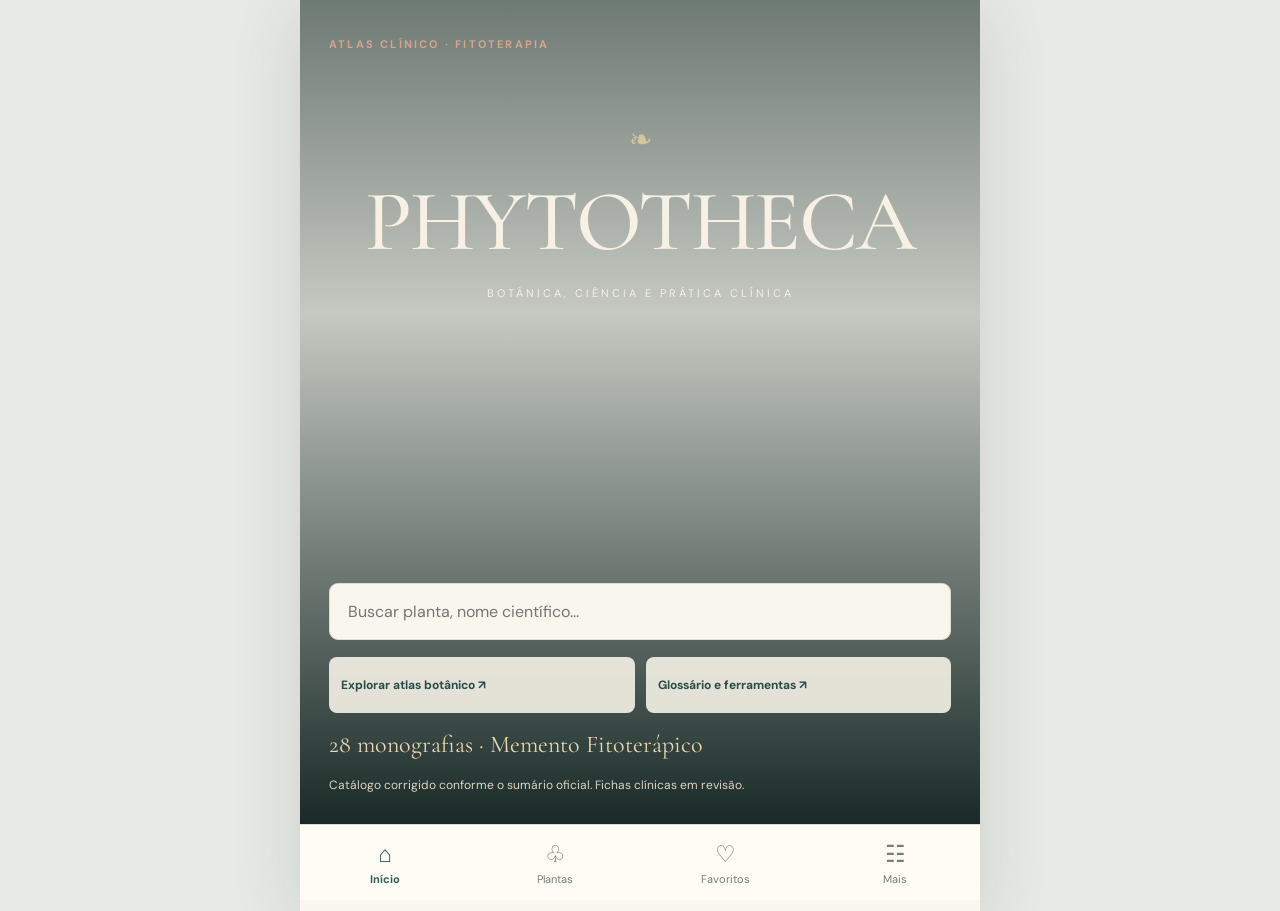
<file: index-1.html>
<!doctype html><html lang="pt-BR"><head><meta charset="utf-8"><meta name="viewport" content="width=device-width,initial-scale=1"><meta name="theme-color" content="#142f26"><title>PHYTOTHECA · Atlas de fitoterapia</title><link rel="preconnect" href="https://fonts.googleapis.com"><link rel="preconnect" href="https://fonts.gstatic.com" crossorigin><link href="https://fonts.googleapis.com/css2?family=Cormorant+Garamond:wght@400;500;600&family=DM+Sans:wght@400;500;600;700&display=swap" rel="stylesheet"><style>
:root{--ink:#294c48;--paper:#faf7f0;--muted:#65716c;--line:#e0dbcf;--gold:#a27b48;--rust:#a85d49}*{box-sizing:border-box}body{margin:0;background:#e7e9e4;color:var(--ink);font-family:'DM Sans',Arial,sans-serif}button,input{font:inherit}button{cursor:pointer}#app{max-width:680px;margin:auto;background:var(--paper);min-height:100dvh;padding-bottom:86px;box-shadow:0 12px 65px #243c2c22}.hero{min-height:calc(100dvh - 75px);background:linear-gradient(180deg,rgba(8,31,25,.58),rgba(10,36,29,.22) 38%,rgba(7,26,23,.93)),url('https://images.unsplash.com/photo-1470252649378-9c29740c9fa8?w=1200&auto=format&fit=crop') center/cover;color:#f7f1e5;padding:37px 29px 30px;display:flex;flex-direction:column;justify-content:space-between}.eyebrow{letter-spacing:2.2px;text-transform:uppercase;font-size:11px;color:var(--rust);font-weight:700}.hero .eyebrow{color:#d5a48f}.hero-center{text-align:center;margin-top:70px}.hero h1{font-family:'Cormorant Garamond',Georgia,serif;font-size:clamp(53px,12vw,86px);font-weight:500;letter-spacing:-2px;margin:12px 0}.hero-sub{font-size:11px;letter-spacing:3px}.hero-bottom{display:grid;gap:17px}.hero-note{font-family:'Cormorant Garamond',serif;font-size:24px;color:#ebd5b1}.search{width:100%;border:1px solid var(--line);border-radius:9px;background:#fffefa;padding:17px 18px;color:var(--ink);outline-color:var(--gold)}.hero .search{background:#f9f6ed}.hero-actions{display:grid;grid-template-columns:1fr 1fr;gap:11px}.hero-actions button{border:0;border-radius:8px;background:#f6f2e7e6;color:#294c48;padding:20px 12px;text-align:left;font-weight:700;font-size:12px}.top{padding:38px 30px 17px}.top h2,.detail h2{font-family:'Cormorant Garamond',Georgia,serif;font-weight:500;font-size:clamp(38px,8vw,54px);line-height:1;margin:13px 0}.subtitle,.small{font-size:12px;color:var(--muted);line-height:1.6}.content{padding:0 30px 35px}.plant{display:flex;align-items:center;gap:17px;width:100%;padding:18px 0;background:transparent;border:0;border-bottom:1px solid var(--line);text-align:left;color:var(--ink)}.thumb{width:76px;height:76px;background:#dfe7dc;display:grid;place-items:center;flex-shrink:0;color:#4a7466;font-size:29px}.plant strong{font-family:'Cormorant Garamond',Georgia,serif;font-size:27px;font-weight:500}.plant em{display:block;color:#8a7060;font:italic 14px Georgia,serif;line-height:1.5}.arrow{margin-left:auto;color:var(--rust);font-size:22px}.detail-hero{height:235px;background:linear-gradient(145deg,#0d2b1c,#315f42);display:grid;place-items:center;color:#a9d0b9;font-size:90px}.detail{padding:25px 30px 40px}.back{border:0;background:transparent;color:#527d70;padding:5px 0}.latin{font:italic 17px Georgia,serif;color:#957e70;line-height:1.5}.tabs{display:flex;overflow:auto;gap:7px;padding:22px 0}.tabs button{white-space:nowrap;border:0;border-radius:25px;background:#e6e4dd;padding:11px 14px;font-size:12px;color:#53665e}.tabs button.active{background:#315d57;color:white}.section{padding:24px 0;border-bottom:1px solid var(--line)}.section h3{font:500 30px 'Cormorant Garamond',Georgia,serif;margin:4px 0 10px}.section p{color:#49564f;font-size:15px;line-height:1.8}.label{font-size:11px;font-weight:700;letter-spacing:2px;text-transform:uppercase;color:var(--rust)}.notice{margin-top:26px;border-left:2px solid var(--rust);padding:12px 15px;font-size:13px;color:#6e665f;line-height:1.7}.nav{position:fixed;bottom:0;left:50%;transform:translateX(-50%);width:min(100%,680px);height:76px;background:#fffcf6;border-top:1px solid var(--line);display:grid;grid-template-columns:repeat(4,1fr);z-index:5}.nav button{border:0;background:transparent;font-size:11px;color:#747d76}.nav b{display:block;font-size:23px;font-weight:400;margin-bottom:3px}.nav button.active{color:#315d57;font-weight:700}.action{background:#315d57;color:white;border:0;padding:13px 18px;border-radius:7px}.field{display:grid;gap:6px;margin:15px 0}.field label{font-size:13px;color:#65716c}.field input{border:1px solid var(--line);padding:13px;background:white;border-radius:7px}.result{border-top:1px solid var(--line);border-bottom:1px solid var(--line);padding:20px;margin:20px 0}.result strong{font:500 36px 'Cormorant Garamond',Georgia,serif}@media(max-width:390px){.hero{padding:26px 20px}.top,.content,.detail{padding-left:20px;padding-right:20px}.hero h1{font-size:52px}}
</style></head><body><div id="app"></div><script>
const plants=[{"id": 0, "scientific": "Actaea racemosa L.", "name": "Cimicífuga", "page": 18}, {"id": 1, "scientific": "Aesculus hippocastanum L.", "name": "Castanha-da-índia", "page": 21}, {"id": 2, "scientific": "Allium sativum L.", "name": "Alho", "page": 24}, {"id": 3, "scientific": "Aloe vera (L.) Burm.f.", "name": "Babosa", "page": 28}, {"id": 4, "scientific": "Calendula officinalis L.", "name": "Calêndula", "page": 30}, {"id": 5, "scientific": "Cynara scolymus L.", "name": "Alcachofra", "page": 35}, {"id": 6, "scientific": "Echinacea purpurea (L.) Moench", "name": "Equinácea", "page": 38}, {"id": 7, "scientific": "Equisetum arvense L.", "name": "Cavalinha", "page": 40}, {"id": 8, "scientific": "Ginkgo biloba L.", "name": "Ginkgo", "page": 43}, {"id": 9, "scientific": "Glycine max (L.) Merr.", "name": "Soja", "page": 47}, {"id": 10, "scientific": "Harpagophytum procumbens DC. e Harpagophytum zeyheri Ihlenf. & H. Hartmann", "name": "Garra-do-diabo", "page": 51}, {"id": 11, "scientific": "Hypericum perforatum L.", "name": "Hipérico", "page": 54}, {"id": 12, "scientific": "Lippia sidoides Cham.", "name": "Alecrim-pimenta", "page": 58}, {"id": 13, "scientific": "Matricaria chamomilla L.", "name": "Camomila", "page": 63}, {"id": 14, "scientific": "Maytenus ilicifolia Mart. ex Reissek e Maytenus aquifolia Mart.", "name": "Espinheira-santa", "page": 66}, {"id": 15, "scientific": "Passiflora incarnata L.", "name": "Passiflora", "page": 71}, {"id": 16, "scientific": "Paullinia cupana Kunth", "name": "Guaraná", "page": 75}, {"id": 17, "scientific": "Peumus boldus Molina", "name": "Boldo", "page": 78}, {"id": 18, "scientific": "Piper methysticum G. Forst.", "name": "Kava-kava", "page": 81}, {"id": 19, "scientific": "Psidium guajava L.", "name": "Goiabeira", "page": 85}, {"id": 20, "scientific": "Rhamnus purshiana DC.", "name": "Cáscara-sagrada", "page": 88}, {"id": 21, "scientific": "Senna alexandrina Mill.", "name": "Sene", "page": 91}, {"id": 22, "scientific": "Serenoa repens (W. Bartram) Small", "name": "Saw-palmetto", "page": 94}, {"id": 23, "scientific": "Stryphnodendron adstringens (Mart.) Coville", "name": "Barbatimão", "page": 97}, {"id": 24, "scientific": "Trifolium pratense L.", "name": "Trevo-vermelho", "page": 100}, {"id": 25, "scientific": "Uncaria tomentosa (Willd. DC.)", "name": "Unha-de-gato", "page": 104}, {"id": 26, "scientific": "Valeriana officinalis L.", "name": "Valeriana", "page": 107}, {"id": 27, "scientific": "Zingiber officinale Roscoe", "name": "Gengibre", "page": 110}];
let page='home',selected=null,tab='Visão geral',query='';let fav=new Set(JSON.parse(localStorage.getItem('phytotheca-favorites')||'[]'));const app=document.getElementById('app');const esc=s=>String(s).replace(/[&<>"']/g,c=>({'&':'&amp;','<':'&lt;','>':'&gt;','"':'&quot;',"'":'&#39;'}[c]));function navigate(p){page=p;query='';render();window.scrollTo(0,0)}function openPlant(id){selected=plants.find(p=>p.id===id);tab='Visão geral';page='detail';render();window.scrollTo(0,0)}function toggleFav(id){fav.has(id)?fav.delete(id):fav.add(id);localStorage.setItem('phytotheca-favorites',JSON.stringify([...fav]));render()}
function nav(){return `<nav class="nav">${[['home','⌂','Início'],['plants','♧','Plantas'],['favorites','♡','Favoritos'],['more','☷','Mais']].map(([p,i,t])=>`<button class="${page===p?'active':''}" onclick="navigate('${p}')"><b>${i}</b>${t}</button>`).join('')}</nav>`}
function home(){return `<div class="hero"><div><div class="eyebrow">Atlas clínico · Fitoterapia</div><div class="hero-center"><div style="font-size:28px;color:#d5c59a">❧</div><h1>PHYTOTHECA</h1><div class="hero-sub">BOTÂNICA, CIÊNCIA E PRÁTICA CLÍNICA</div></div></div><div class="hero-bottom"><input class="search" placeholder="Buscar planta, nome científico..." onfocus="navigate('plants')"><div class="hero-actions"><button onclick="navigate('plants')">Explorar atlas botânico ↗</button><button onclick="navigate('more')">Glossário e ferramentas ↗</button></div><div class="hero-note">28 monografias · Memento Fitoterápico</div><div class="small" style="color:#ddd4c2">Catálogo corrigido conforme o sumário oficial. Fichas clínicas em revisão.</div></div></div>`}
function rows(arr){return arr.length?arr.map(p=>`<button class="plant" onclick="openPlant(${p.id})"><span class="thumb">❧</span><span><strong>${esc(p.name)}</strong><em>${esc(p.scientific)}</em></span><span class="arrow">›</span></button>`).join(''):'<p class="small">Nenhuma planta encontrada.</p>'}
function listing(){const arr=plants.filter(p=>(page!=='favorites'||fav.has(p.id))&&(`${p.name} ${p.scientific}`).toLowerCase().includes(query.toLowerCase()));return `<div class="top"><div class="eyebrow">Biblioteca científica</div><h2>${page==='favorites'?'Favoritos':'Plantas medicinais'}</h2><div class="subtitle">28 monografias do Memento Fitoterápico da Farmacopeia Brasileira · 1ª edição, 2016</div></div><div class="content"><input class="search" value="${esc(query)}" placeholder="Buscar por nome popular ou científico" oninput="query=this.value;updateList()"><p class="small">Todas as espécies · ${arr.length} resultado(s)</p><div id="list">${rows(arr)}</div></div>`}
function updateList(){document.getElementById('list').innerHTML=rows(plants.filter(p=>(page!=='favorites'||fav.has(p.id))&&(`${p.name} ${p.scientific}`).toLowerCase().includes(query.toLowerCase())))}
function detail(){const p=selected;let body=tab==='Visão geral'?`<div class="section"><div class="label">Identificação botânica</div><h3>${esc(p.name)}</h3><p><i>${esc(p.scientific)}</i></p><p>Espécie incluída no sumário da 1ª edição do Memento Fitoterápico.</p></div><div class="section"><h3>Parte utilizada</h3><p>Em conferência com a monografia oficial.</p></div>`:tab==='Indicações'?`<div class="section"><h3>Indicações terapêuticas</h3><p>Em conferência com a monografia oficial. Não utilizar como recomendação clínica.</p></div>`:tab==='Uso e dose'?`<div class="section"><h3>Formas farmacêuticas e preparo</h3><p>Em conferência com a monografia oficial.</p></div><div class="section"><h3>Posologia, via e tempo de utilização</h3><p>Em conferência com a monografia oficial.</p></div>`:tab==='Segurança'?`<div class="section"><h3>Contraindicações, precauções e efeitos adversos</h3><p>Em conferência com a monografia oficial. Não presumir segurança ou ausência de contraindicações.</p></div>`:`<div class="section"><h3>Interações medicamentosas</h3><p>Em conferência com a monografia oficial. Não presumir ausência de interações.</p></div>`;return `<div class="detail-hero">❧</div><div class="detail"><button class="back" onclick="navigate('plants')">← Voltar às plantas</button><div style="display:flex;align-items:center;justify-content:space-between"><h2>${esc(p.name)}</h2><button class="back" onclick="toggleFav(${p.id})" aria-label="Favorito" style="font-size:29px">${fav.has(p.id)?'♥':'♡'}</button></div><div class="latin">${esc(p.scientific)}</div><div class="tabs">${['Visão geral','Indicações','Uso e dose','Segurança','Interações'].map(t=>`<button class="${tab===t?'active':''}" onclick="tab='${t}';render()">${t}</button>`).join('')}</div>${body}<div class="section"><div class="label">Fonte oficial</div><p>Memento Fitoterápico da Farmacopeia Brasileira, Anvisa, 1ª edição (2016), página ${p.page} (numeração impressa).</p></div><div class="notice">Protótipo acadêmico. A presença no catálogo foi verificada pelo sumário, mas os dados clínicos ainda precisam ser transcritos e revisados antes de uso profissional.</div></div>`}
function more(){return `<div class="top"><div class="eyebrow">Referência e apoio</div><h2>Glossário</h2><div class="subtitle">Técnicas e conceitos da fitoterapia</div></div><div class="content">${[['Infusão','Preparação por contato de material vegetal com água quente, conforme as condições especificadas.'],['Decocção','Preparação por aquecimento do material vegetal em água, conforme as condições especificadas.'],['Maceração','Extração por contato do material vegetal com solvente apropriado.'],['Tintura','Preparação extrativa líquida obtida com solvente apropriado, geralmente hidroalcoólico.']].map(([a,b])=>`<div class="section"><h3>${a}</h3><p>${b}</p></div>`).join('')}<div class="section"><h3>Fonte documental</h3><p>Memento Fitoterápico da Farmacopeia Brasileira, 1ª edição (2016), Anvisa. As 28 espécies e as páginas de início foram conferidas no sumário da obra.</p><p>Fotografias botânicas e informações clínicas detalhadas ainda não foram adicionadas.</p></div><button class="action" onclick="navigate('calculator')">Abrir calculadora →</button></div>`}
function calculator(){return `<div class="top"><div class="eyebrow">Ferramentas</div><h2>Calculadora</h2><div class="subtitle">Conversão matemática de proporções</div></div><div class="content"><div class="section"><h3>Quantidade para preparo</h3><p>Insira apenas uma proporção previamente conferida na monografia oficial. Esta ferramenta não recomenda doses.</p></div><div class="field"><label>Massa de referência (g)</label><input id="grams" type="number" min="0" step="any"></div><div class="field"><label>Volume de referência (mL)</label><input id="reference" type="number" min="0" step="any"></div><div class="field"><label>Volume desejado (mL)</label><input id="volume" type="number" min="0" step="any"></div><button class="action" onclick="calc()">Calcular proporção</button><div class="result" id="answer"><span class="small">Preencha os três campos.</span></div><p class="small">Cálculo proporcional, não prescrição. Verifique limites e modo de preparo na fonte.</p></div>`}
function calc(){let g=+document.getElementById('grams').value,r=+document.getElementById('reference').value,v=+document.getElementById('volume').value;document.getElementById('answer').innerHTML=g>0&&r>0&&v>0?`<span class="small">Massa proporcional</span><br><strong>${(g*v/r).toLocaleString('pt-BR',{maximumFractionDigits:3})} g</strong>`:'<span class="small">Informe três números positivos.</span>'}
function render(){app.innerHTML=(page==='home'?home():page==='plants'||page==='favorites'?listing():page==='detail'?detail():page==='calculator'?calculator():more())+nav()}render();
</script></body></html>
</file>
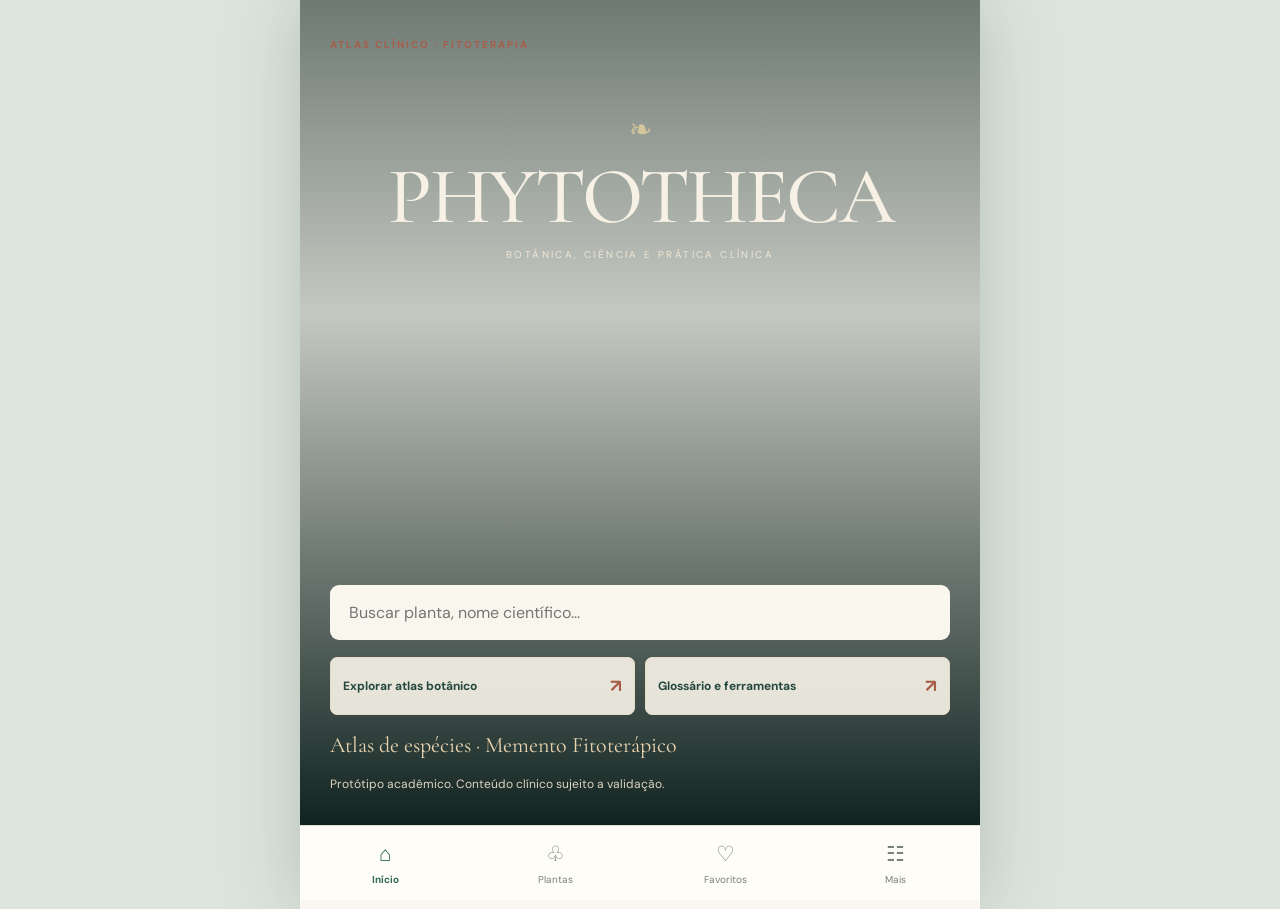
<file: phytotheca-novo.html>
<!doctype html><html lang="pt-BR"><head><meta charset="utf-8"><meta name="viewport" content="width=device-width,initial-scale=1"><meta name="theme-color" content="#142f26"><title>PHYTOTHECA · Atlas de fitoterapia</title><link rel="preconnect" href="https://fonts.googleapis.com"><link rel="preconnect" href="https://fonts.gstatic.com" crossorigin><link href="https://fonts.googleapis.com/css2?family=Cormorant+Garamond:wght@400;500;600;700&family=DM+Sans:wght@400;500;600;700&family=Libre+Baskerville:wght@400;700&display=swap" rel="stylesheet"><style>:root{--ink:#172e28;--muted:#6b6a5e;--paper:#f6f3ea;--line:#ded9c9;--gold:#a17c42;--rust:#9b503b}*{box-sizing:border-box}body{margin:0;background:#e9e7df;color:var(--ink);font-family:'DM Sans',Arial,sans-serif}button,input,select{font:inherit}button{cursor:pointer}#app{max-width:560px;margin:auto;background:var(--paper);min-height:100dvh;padding-bottom:83px}.hero{min-height:calc(100dvh - 75px);background:linear-gradient(180deg,rgba(4,24,16,.35),rgba(5,23,15,.2) 38%,rgba(4,19,13,.95)),url('https://images.unsplash.com/photo-1470252649378-9c29740c9fa8?w=1200&auto=format&fit=crop') center/cover;position:relative;color:#f7f1e5;padding:34px 25px 26px;display:flex;flex-direction:column;justify-content:space-between}.hero h1{font-family:'Libre Baskerville',Georgia,serif;font-size:clamp(35px,9vw,51px);font-weight:400;letter-spacing:-2px;margin:8px 0}.eyebrow{letter-spacing:3px;text-transform:uppercase;font-size:10px}.hero-sub{font-size:11px;letter-spacing:2px;line-height:1.8}.hero-center{text-align:center;margin-top:55px}.hero-bottom{display:grid;gap:17px}.search{width:100%;border:1px solid var(--line);background:#fffdf8;border-radius:28px;padding:15px 18px;outline-color:var(--gold);color:var(--ink)}.hero .search{border:0}.quick{display:grid;grid-template-columns:repeat(4,1fr);gap:7px}.quick button{background:rgba(255,255,255,.12);border:1px solid rgba(233,216,169,.65);border-radius:7px;color:#fff9eb;padding:12px 2px;font-size:11px}.quick b{display:block;font-size:23px;font-weight:400;margin-bottom:7px;color:#e5c988}.hero-note{font-family:Georgia,serif;color:#e8d6a7;font-size:17px}.top{padding:29px 23px 14px}.top h2,.detail h2{font-family:'Libre Baskerville',Georgia,serif;font-weight:400;letter-spacing:-1px;font-size:30px;margin:7px 0}.subtitle{color:var(--muted);font-size:12px}.content{padding:0 23px 28px}.rule{border:0;border-top:1px solid var(--line);margin:18px 0}.plant{display:flex;align-items:center;gap:14px;padding:12px 0;border-bottom:1px solid var(--line);width:100%;background:none;border-left:0;border-right:0;border-top:0;text-align:left;color:inherit}.thumb{width:68px;height:63px;flex-shrink:0;border-radius:4px;background:linear-gradient(130deg,#dce2cf,#879b75);display:grid;place-items:center;font-size:29px;color:#345340}.plant strong{font-family:Georgia,serif;font-size:18px;font-weight:400}.plant em{display:block;font-family:Georgia,serif;color:var(--muted);font-size:12px;margin-top:4px}.plant .arrow{margin-left:auto;color:var(--gold)}.tags{display:flex;gap:7px;overflow:auto;padding:13px 0}.tag{white-space:nowrap;border:1px solid var(--line);background:transparent;padding:8px 11px;border-radius:25px;font-size:11px;color:var(--ink)}.tag.active{background:var(--ink);color:white}.detail-hero{height:260px;background:linear-gradient(150deg,#2d4c3a,#91a783);display:flex;align-items:center;justify-content:center;font-size:100px;color:#e5eadc}.detail{padding:19px 23px}.detail h2{margin-bottom:4px}.latin{font-family:Georgia,serif;font-style:italic;color:#655d50}.tabs{display:flex;gap:5px;overflow:auto;padding:15px 0}.tabs button{white-space:nowrap;border:0;background:#eae5d8;color:#38473b;padding:10px;border-radius:5px;font-size:11px}.tabs button.active{background:var(--ink);color:white}.section{padding:17px 0;border-bottom:1px solid var(--line)}.section h3{font-family:Georgia,serif;font-size:20px;font-weight:400;margin:0 0 11px}.section p{font-size:14px;line-height:1.7;margin:5px 0;color:#383e36}.section .label{color:var(--gold);font-size:11px;font-weight:700;letter-spacing:1px;text-transform:uppercase}.section.safety h3{color:var(--rust)}.notice{border-left:2px solid var(--gold);padding:10px 13px;background:#efebe0;font-size:13px;line-height:1.6}.nav{position:fixed;bottom:0;left:50%;transform:translateX(-50%);width:min(100%,560px);height:74px;background:#faf8f1;border-top:1px solid var(--line);display:grid;grid-template-columns:repeat(4,1fr);z-index:9}.nav button{border:0;background:none;color:#696e64;font-size:10px}.nav button b{display:block;font-size:21px;margin-bottom:5px;font-weight:400}.nav button.active{color:#164332;font-weight:700}.action{background:var(--ink);border:0;color:#fff;border-radius:5px;padding:12px 16px}.field{display:grid;gap:6px;margin:13px 0}.field label{font-size:12px;color:var(--muted)}.field input,.field select{width:100%;border:1px solid var(--line);background:#fffdf8;padding:12px;border-radius:5px}.result{padding:18px;border-top:1px solid var(--line);border-bottom:1px solid var(--line);margin-top:18px;text-align:center}.result strong{font-family:Georgia,serif;font-size:34px;color:var(--ink)}.small{font-size:12px;color:var(--muted);line-height:1.6}.back{background:none;border:0;font-size:14px;padding:0;color:var(--ink)}.count{font-size:12px;color:var(--gold)}@media(min-width:700px){#app{box-shadow:0 0 60px #b7b8ad}}
/* PHYTOTHECA — identidade editorial, clínica e herbário */
.view-more .top h2{color:#77495c}.view-calculator .top h2{color:#315c65}.view-favorites .top h2{color:#9b624b}.view-more .section h3{color:#77495c}.view-calculator .section h3{color:#315c65}

:root{--ink:#294c48;--muted:#65716c;--paper:#faf7f0;--line:#e0dbcf;--gold:#a27b48;--rust:#a85d49;--wine:#77495c;--petrol:#315c65;--sage:#e6eee6}
body{background:#dce4de;color:#273c38;font-family:'DM Sans',sans-serif}
#app{max-width:680px;background:var(--paper);box-shadow:0 15px 80px #263e3530}
.hero{background:linear-gradient(180deg,rgba(8,31,25,.58),rgba(10,36,29,.22) 38%,rgba(7,26,23,.96)),url('https://images.unsplash.com/photo-1441974231531-c6227db76b6e?w=1200&auto=format&fit=crop') center/cover;min-height:calc(100dvh - 74px);padding:38px 30px 32px}
.hero h1{font-family:'Cormorant Garamond',Georgia,serif;font-size:clamp(53px,12vw,80px);font-weight:500;letter-spacing:-2.5px;line-height:1.03}
.hero-center{margin-top:60px}.hero-sub{font-size:10px;letter-spacing:2.4px;color:#f2e7d3}.hero .eyebrow{color:#ead5af}
.hero-bottom{gap:17px}.hero .search{background:#f9f6ed;color:#29423d;padding:17px 19px;border-radius:9px}
.hero-actions{display:grid;grid-template-columns:1fr 1fr;gap:10px}.hero-actions button{display:flex;align-items:center;justify-content:space-between;text-align:left;background:#f4efe5ed;color:#24483e;border:1px solid #e5dac5;border-radius:7px;padding:16px 12px;font-size:12px;font-weight:700}.hero-actions span{font-size:18px;color:#a65e47}
.hero-note{font-family:'Cormorant Garamond',Georgia,serif;font-size:22px;color:#ebd5b1}
.top{padding:36px 30px 17px}.content{padding:0 30px 35px}.top h2,.detail h2{font-family:'Cormorant Garamond',Georgia,serif;font-size:clamp(38px,8vw,51px);font-weight:600;letter-spacing:-1.3px;color:#2d5149;line-height:1.05}
.eyebrow,.section .label{color:var(--rust)!important;font-weight:700;letter-spacing:2px}.subtitle{font-size:12px;color:#6c7770}
.search{border-radius:9px;background:#fffefb;border:1px solid #d8dfd6;padding:16px 17px}
.plant{padding:17px 0;gap:17px;transition:background .15s}.plant:active{background:#edf2e9}.thumb{width:75px;height:76px;border-radius:6px;background:#e2e9dd;color:#486f5c;font-size:33px}.plant strong{font-family:'Cormorant Garamond',Georgia,serif;font-size:26px;font-weight:600;color:#294f47}.plant em{font-family:'Libre Baskerville',Georgia,serif;font-size:11px;color:#8b6a55;line-height:1.5}.plant .arrow{font-size:23px;color:#aa7055}
.tag.active,.tabs button.active,.action{background:#315d57;color:#fff}.tag{background:#f2f0e8}.detail-hero{height:240px;background:linear-gradient(145deg,#dfe9df,#a4bca8);color:#567965}.detail{padding:24px 30px 38px}.detail h2{color:#315c65}.latin{font-family:'Libre Baskerville',Georgia,serif;color:#936f57;font-size:15px}.back{color:#37685e}
.tabs{gap:8px;padding:22px 0 12px}.tabs button{border-radius:18px;padding:10px 13px;background:#ece9e0;color:#425b55}.tabs button.active{background:#315c65}
.section{padding:22px 0}.section h3{font-family:'Cormorant Garamond',Georgia,serif;font-size:29px;font-weight:600;color:#365c50;margin-bottom:9px}.section p{font-size:14px;line-height:1.85;color:#3b4744}.section.safety h3{color:#77495c}.section .label{font-size:10px}.notice{background:transparent;border-left:2px solid #ad755c;color:#705c55}
.nav{width:min(100%,680px);background:#fffdf8;height:75px;border-color:#dedfd5}.nav button{color:#7a817c}.nav button.active{color:#2d6857}
.field input,.field select{border-radius:7px;background:#fffefa}.result strong{font-family:'Cormorant Garamond',Georgia,serif;color:#315c65;font-size:44px}
@media(min-width:700px){#app{box-shadow:0 0 70px #657c6a55}}
@media(max-width:390px){.hero{padding:28px 20px}.top,.detail{padding-left:20px;padding-right:20px}.content{padding-left:20px;padding-right:20px}.hero-actions{grid-template-columns:1fr}}
</style></head><body><div id="app"></div><script>
const plants=[['Achyrocline satureioides','Macela'],['Aesculus hippocastanum','Castanha-da-índia'],['Allium sativum','Alho'],['Aloe vera','Babosa'],['Arnica montana','Arnica'],['Calendula officinalis','Calêndula'],['Cynara scolymus','Alcachofra'],['Echinacea purpurea','Equinácea'],['Equisetum arvense','Cavalinha'],['Ginkgo biloba','Ginkgo'],['Glycine max','Soja'],['Harpagophytum procumbens','Garra-do-diabo'],['Hypericum perforatum','Hipérico'],['Matricaria chamomilla','Camomila'],['Maytenus ilicifolia','Espinheira-santa'],['Melissa officinalis','Melissa'],['Mentha piperita','Hortelã-pimenta'],['Mikania glomerata','Guaco'],['Passiflora incarnata','Passiflora'],['Paullinia cupana','Guaraná'],['Peumus boldus','Boldo'],['Plantago ovata','Plantago'],['Rhamnus purshiana','Cáscara-sagrada'],['Salix alba','Salgueiro'],['Schinus terebinthifolia','Aroeira'],['Senna alexandrina','Sene'],['Valeriana officinalis','Valeriana'],['Zingiber officinale','Gengibre']].map((p,i)=>({id:i,scientific:p[0],name:p[1]}));
// Lista provisória de navegação: validar espécies e taxonomia contra as 28 monografias oficiais antes da entrega.
let page='home',selected=null,tab='Visão geral',query='',filter='Todas';let fav=new Set(JSON.parse(localStorage.getItem('phytotheca-favorites')||'[]'));const app=document.getElementById('app');const esc=s=>String(s).replace(/[&<>"']/g,c=>({'&':'&amp;','<':'&lt;','>':'&gt;','"':'&quot;',"'":'&#39;'}[c]));function navigate(p){page=p;query='';render();window.scrollTo(0,0)}function openPlant(id){selected=plants.find(p=>p.id===id);tab='Visão geral';page='detail';render();window.scrollTo(0,0)}function toggleFav(id){fav.has(id)?fav.delete(id):fav.add(id);localStorage.setItem('phytotheca-favorites',JSON.stringify([...fav]));render()}
function nav(){return `<nav class="nav">${[['home','⌂','Início'],['plants','♧','Plantas'],['favorites','♡','Favoritos'],['more','☷','Mais']].map(([p,i,t])=>`<button class="${page===p?'active':''}" onclick="navigate('${p}')"><b>${i}</b>${t}</button>`).join('')}</nav>`}
function home(){return `<div class="hero"><div><div class="eyebrow">Atlas clínico · Fitoterapia</div><div class="hero-center"><div style="font-size:28px;color:#d5c59a">❧</div><h1>PHYTOTHECA</h1><div class="hero-sub">BOTÂNICA, CIÊNCIA E PRÁTICA CLÍNICA</div></div></div><div class="hero-bottom"><input class="search" placeholder="Buscar planta, nome científico..." onfocus="navigate('plants')"><div class="hero-actions"><button onclick="navigate('plants')">Explorar atlas botânico <span>↗</span></button><button onclick="navigate('more')">Glossário e ferramentas <span>↗</span></button></div><div class="hero-note">Atlas de espécies · Memento Fitoterápico</div><div class="small" style="color:#ddd4c2">Protótipo acadêmico. Conteúdo clínico sujeito a validação.</div></div></div>`}
function listing(){let arr=plants.filter(p=>(page!=='favorites'||fav.has(p.id))&&(`${p.name} ${p.scientific}`).toLowerCase().includes(query.toLowerCase()));return `<div class="top"><div class="eyebrow" style="color:var(--gold)">Biblioteca científica</div><h2>${page==='favorites'?'Favoritos':'Plantas medicinais'}</h2><div class="subtitle">Catálogo provisório · confirmar 28 espécies na fonte oficial</div></div><div class="content"><input class="search" value="${esc(query)}" placeholder="Buscar por nome popular ou científico" oninput="query=this.value;updateList()"><div class="tags"><button class="tag active">Todas as espécies</button></div><div id="list">${plantRows(arr)}</div></div>`}
function plantRows(arr){return arr.length?arr.map(p=>`<button class="plant" onclick="openPlant(${p.id})"><span class="thumb">❧</span><span><strong>${esc(p.name)}</strong><em>${esc(p.scientific)}</em></span><span class="arrow">›</span></button>`).join(''):'<p class="small">Nenhuma planta encontrada.</p>'}function updateList(){const arr=plants.filter(p=>(page!=='favorites'||fav.has(p.id))&&(`${p.name} ${p.scientific}`).toLowerCase().includes(query.toLowerCase()));document.getElementById('list').innerHTML=plantRows(arr)}
function detail(){const p=selected;let body=tab==='Visão geral'?`<div class="section"><div class="label">Identificação botânica</div><h3>${esc(p.name)}</h3><p><i>${esc(p.scientific)}</i></p><p>Nome científico e denominações populares devem ser confrontados com a monografia oficial.</p></div><div class="section"><h3>Parte utilizada</h3><p>Aguardando validação científica.</p></div><div class="section"><h3>Sobre a espécie</h3><p>Ficha em preparação. Serão incluídas informações verificadas no Memento Fitoterápico da Farmacopeia Brasileira.</p></div>`:tab==='Segurança'?`<div class="section safety"><h3>Contraindicações</h3><p>Aguardando validação científica.</p></div><div class="section safety"><h3>Reações adversas</h3><p>Aguardando validação científica.</p></div><div class="section safety"><h3>Precauções</h3><p>Aguardando validação científica.</p></div>`:tab==='Interações'?`<div class="section"><h3>Interações medicamentosas</h3><p>Aguardando validação científica. Não presumir ausência de interações.</p></div>`:tab==='Uso e dose'?`<div class="section"><h3>Formas farmacêuticas e preparo</h3><p>Aguardando validação científica.</p></div><div class="section"><h3>Posologia, via e duração</h3><p>Aguardando validação científica.</p></div>`:`<div class="section"><h3>Indicações terapêuticas</h3><p>Aguardando validação científica. A busca por sintomas será habilitada após revisão das indicações das 28 monografias.</p></div>`;return `<div class="detail-hero">❧</div><div class="detail"><button class="back" onclick="navigate('plants')">← Voltar às plantas</button><div style="display:flex;align-items:center;justify-content:space-between"><h2>${esc(p.name)}</h2><button class="back" onclick="toggleFav(${p.id})" aria-label="Favorito" style="font-size:28px">${fav.has(p.id)?'♥':'♡'}</button></div><div class="latin">${esc(p.scientific)}</div><div class="tabs">${['Visão geral','Indicações','Uso e dose','Segurança','Interações'].map(t=>`<button class="${tab===t?'active':''}" onclick="tab='${t}';render()">${t}</button>`).join('')}</div>${body}<div class="section"><div class="label">Fonte obrigatória</div><p>Memento Fitoterápico da Farmacopeia Brasileira, Anvisa. Página e edição: a confirmar.</p></div><div class="notice">Este é um protótipo acadêmico, não uma orientação de prescrição. Dados ainda não validados não devem ser utilizados em atendimento.</div></div>`}
function calculator(){return `<div class="top"><div class="eyebrow" style="color:var(--gold)">Ferramentas</div><h2>Calculadora</h2><div class="subtitle">Conversão matemática de proporções previamente validadas</div></div><div class="content"><div class="section"><h3>Quantidade para preparo</h3><p>Informe a proporção retirada de uma monografia oficial. A calculadora não recomenda uma dose.</p></div><div class="field"><label>Quantidade de planta na proporção (g)</label><input id="grams" type="number" min="0" step="0.1" placeholder="Ex.: 2"></div><div class="field"><label>Volume de referência (mL)</label><input id="reference" type="number" min="0.01" placeholder="Ex.: 150"></div><div class="field"><label>Volume desejado (mL)</label><input id="volume" type="number" min="0.01" placeholder="Ex.: 300"></div><button class="action" onclick="calc()">Calcular proporção</button><div class="result" id="answer"><span class="small">Preencha os campos para calcular.</span></div><p class="small">Fórmula: massa desejada = massa de referência × volume desejado ÷ volume de referência. Não use o resultado sem conferir a posologia e a forma de preparo na monografia.</p></div>`}
function calc(){let g=+document.getElementById('grams').value,r=+document.getElementById('reference').value,v=+document.getElementById('volume').value;document.getElementById('answer').innerHTML=g>0&&r>0&&v>0?`<span class="small">Massa proporcional calculada</span><br><strong>${(g*v/r).toLocaleString('pt-BR',{maximumFractionDigits:3})} g</strong><p class="small">Resultado matemático, não uma recomendação clínica.</p>`:'<span class="small">Insira três números positivos.</span>'}
function more(){return `<div class="top"><div class="eyebrow" style="color:var(--gold)">Referência e apoio</div><h2>Glossário</h2><div class="subtitle">Técnicas e conceitos da fitoterapia</div></div><div class="content">${[['Infusão','Água aquecida vertida sobre material vegetal, mantido em contato por tempo determinado, geralmente com recipiente tampado.'],['Decocção','Preparação em que o material vegetal é aquecido com água durante tempo definido.'],['Maceração','Extração por contato do material vegetal com líquido apropriado, sem necessidade de fervura.'],['Tintura','Preparação extrativa líquida, geralmente obtida com solvente hidroalcoólico, sob condições padronizadas.']].map(([a,b])=>`<div class="section"><h3>${a}</h3><p>${b}</p></div>`).join('')}<div class="section"><h3>Fontes e limites</h3><p>Base documental: Memento Fitoterápico da Farmacopeia Brasileira (Anvisa). O catálogo é provisório; todas as espécies, imagens, nomes e monografias devem ser validados antes da apresentação.</p><p><a href="https://www.gov.br/anvisa/pt-br/assuntos/farmacopeia/formulario-fitoterapico" target="_blank" rel="noopener">Consultar materiais oficiais da Anvisa ↗</a></p></div><button class="action" onclick="navigate('calculator')">Abrir calculadora →</button></div>`}
function render(){app.className='view-'+page;app.innerHTML=(page==='home'?home():page==='plants'||page==='favorites'?listing():page==='detail'?detail():page==='calculator'?calculator():more())+nav()}render();
</script></body></html>
</file>
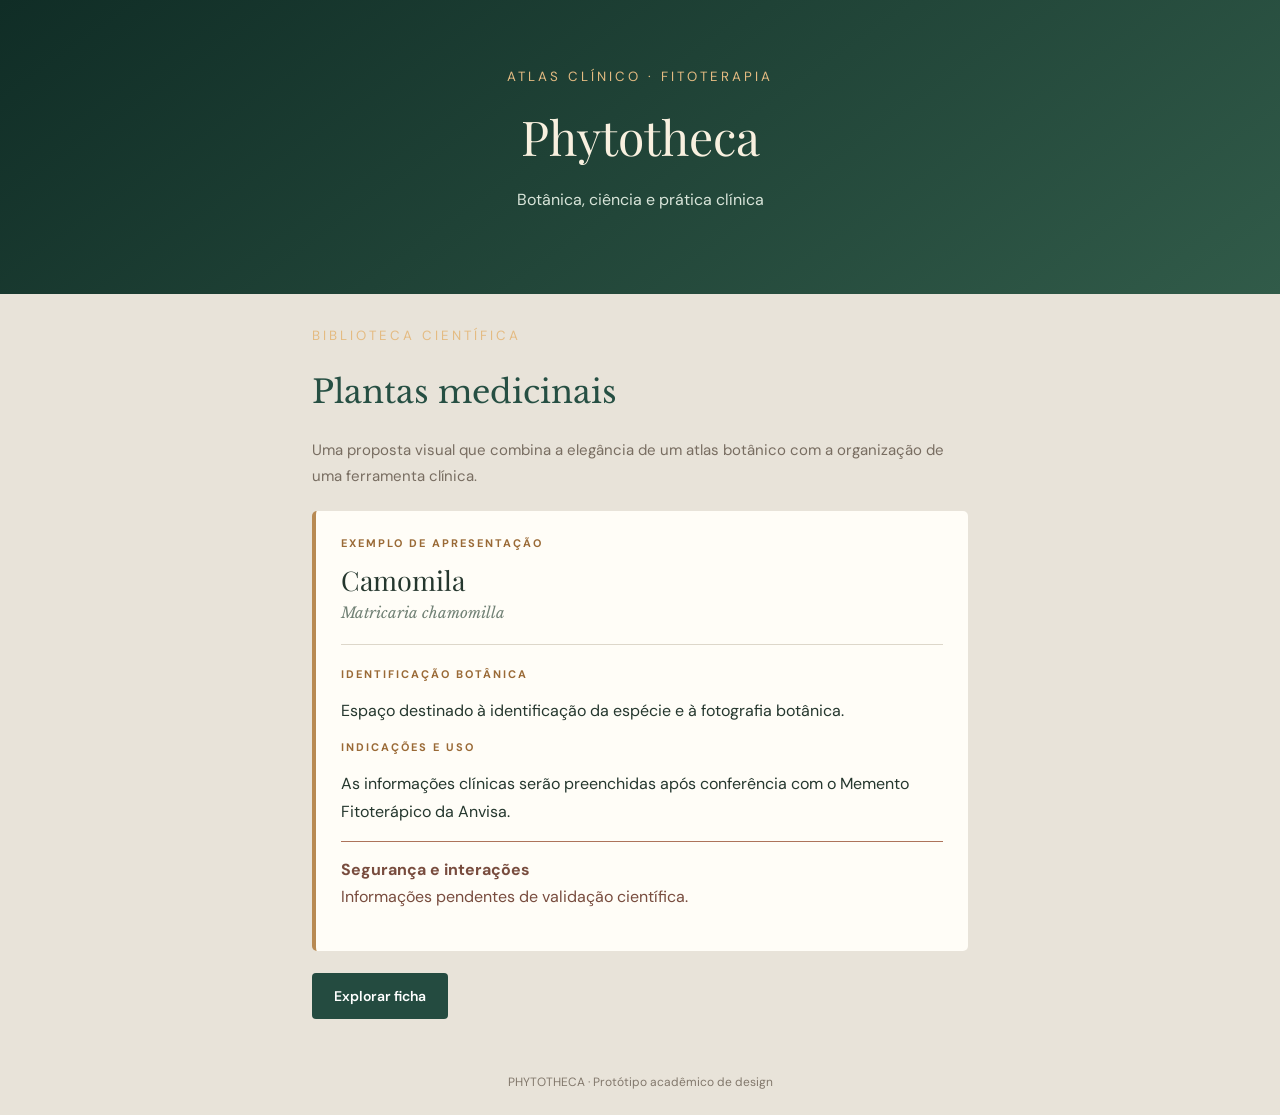
<file: teste-visual.html>
<!DOCTYPE html>
<html lang="pt-BR">
<head>
<meta charset="UTF-8">
<meta name="viewport" content="width=device-width, initial-scale=1">
<title>Phytotheca — Teste visual</title>
<link href="https://fonts.googleapis.com/css2?family=DM+Sans:wght@400;500;600;700&family=Libre+Baskerville:wght@400;700&family=Playfair+Display:wght@400;600&display=swap" rel="stylesheet">
<style>
*{box-sizing:border-box}
body{margin:0;background:#e8e3d9;color:#25372e;font-family:"DM Sans",sans-serif}
header{background:linear-gradient(145deg,#102d26,#315b49);color:#f8f0df;padding:65px 25px;text-align:center}
small{letter-spacing:3px;text-transform:uppercase;color:#e4bb82}
h1{font:400 48px "Playfair Display",serif;margin:18px 0}
header p{color:#d9e5da}
main{max-width:700px;margin:auto;padding:30px 22px}
h2{font:400 32px "Libre Baskerville",serif;color:#264f43}
.intro{font-size:15px;color:#786d61;line-height:1.7}
article{background:#fffdf7;border-radius:5px;padding:25px;margin:22px 0;border-left:4px solid #b88a53}
.tag{font-size:11px;letter-spacing:2px;color:#9a6a36;text-transform:uppercase;font-weight:700}
h3{font:400 27px "Playfair Display",serif;margin:12px 0 5px}
.latin{font:italic 15px "Libre Baskerville",serif;color:#718175}
p{line-height:1.7}
hr{border:0;border-top:1px solid #ddd7ca;margin:22px 0}
.warning{border-top:1px solid #ad735b;padding-top:14px;color:#784c3e}
button{background:#244b40;color:white;border:0;padding:14px 22px;border-radius:4px;font:600 14px "DM Sans";cursor:pointer}
footer{text-align:center;color:#82786c;font-size:12px;padding:25px}
</style>
</head>
<body>
<header>
<small>Atlas clínico · Fitoterapia</small>
<h1>Phytotheca</h1>
<p>Botânica, ciência e prática clínica</p>
</header>
<main>
<small>Biblioteca científica</small>
<h2>Plantas medicinais</h2>
<p class="intro">Uma proposta visual que combina a elegância de um atlas botânico com a organização de uma ferramenta clínica.</p>

<article>
<div class="tag">Exemplo de apresentação</div>
<h3>Camomila</h3>
<div class="latin">Matricaria chamomilla</div>
<hr>
<div class="tag">Identificação botânica</div>
<p>Espaço destinado à identificação da espécie e à fotografia botânica.</p>
<div class="tag">Indicações e uso</div>
<p>As informações clínicas serão preenchidas após conferência com o Memento Fitoterápico da Anvisa.</p>
<p class="warning"><strong>Segurança e interações</strong><br>Informações pendentes de validação científica.</p>
</article>

<button onclick="alert('Esta é apenas uma demonstração visual.')">Explorar ficha</button>
</main>
<footer>PHYTOTHECA · Protótipo acadêmico de design</footer>
</body>
</html>
</file>
